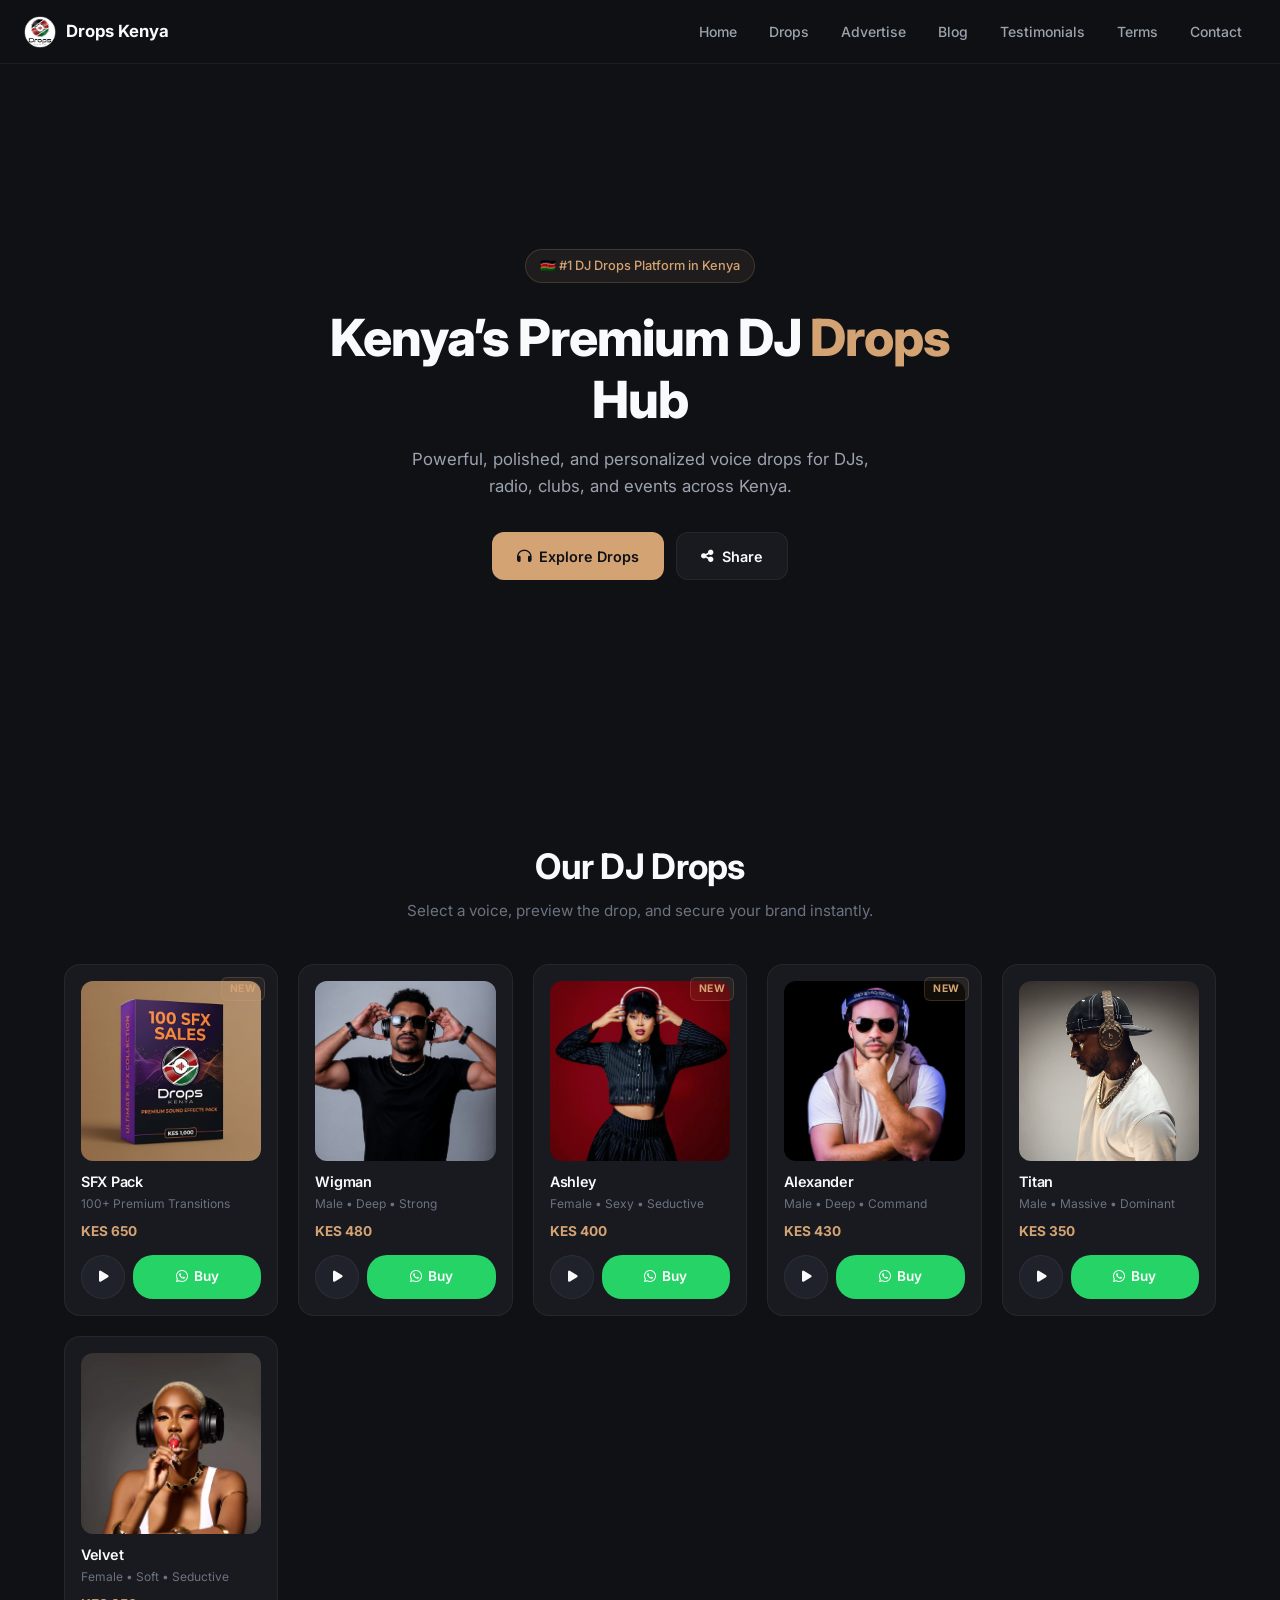
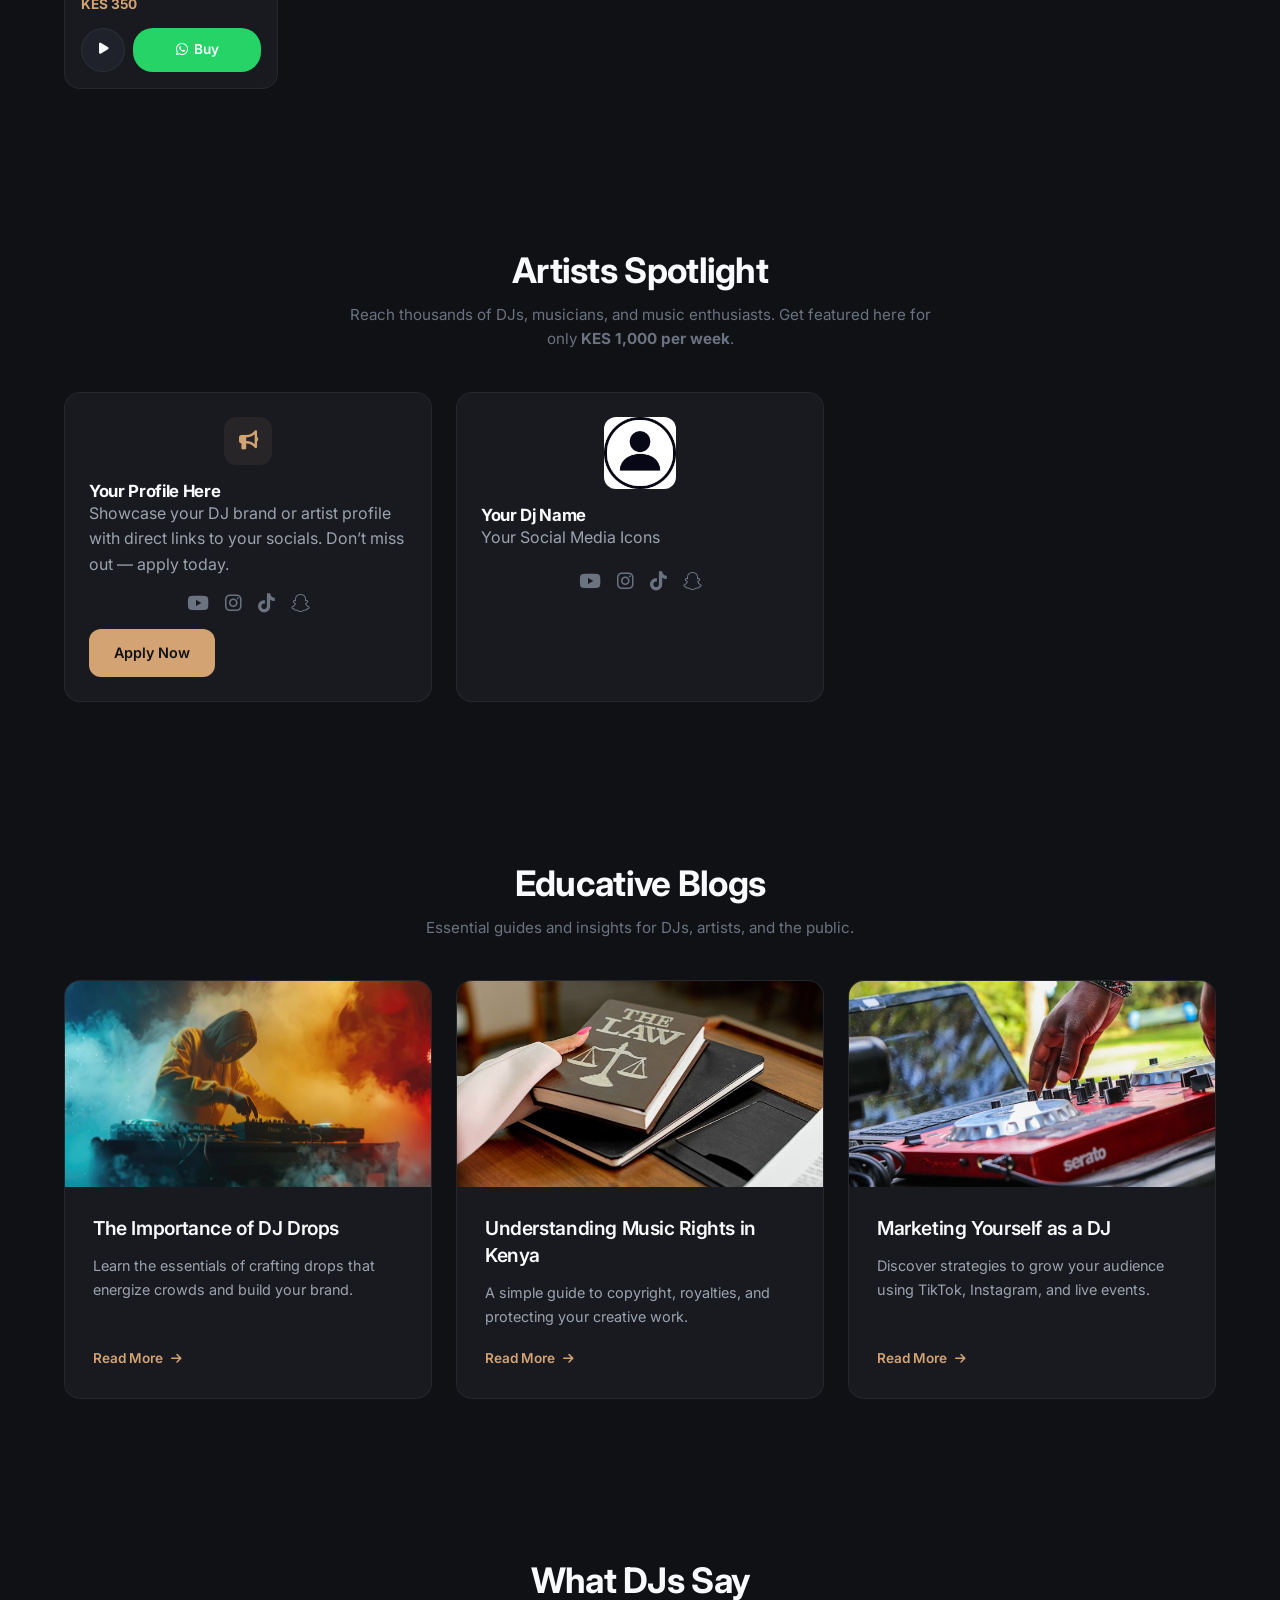
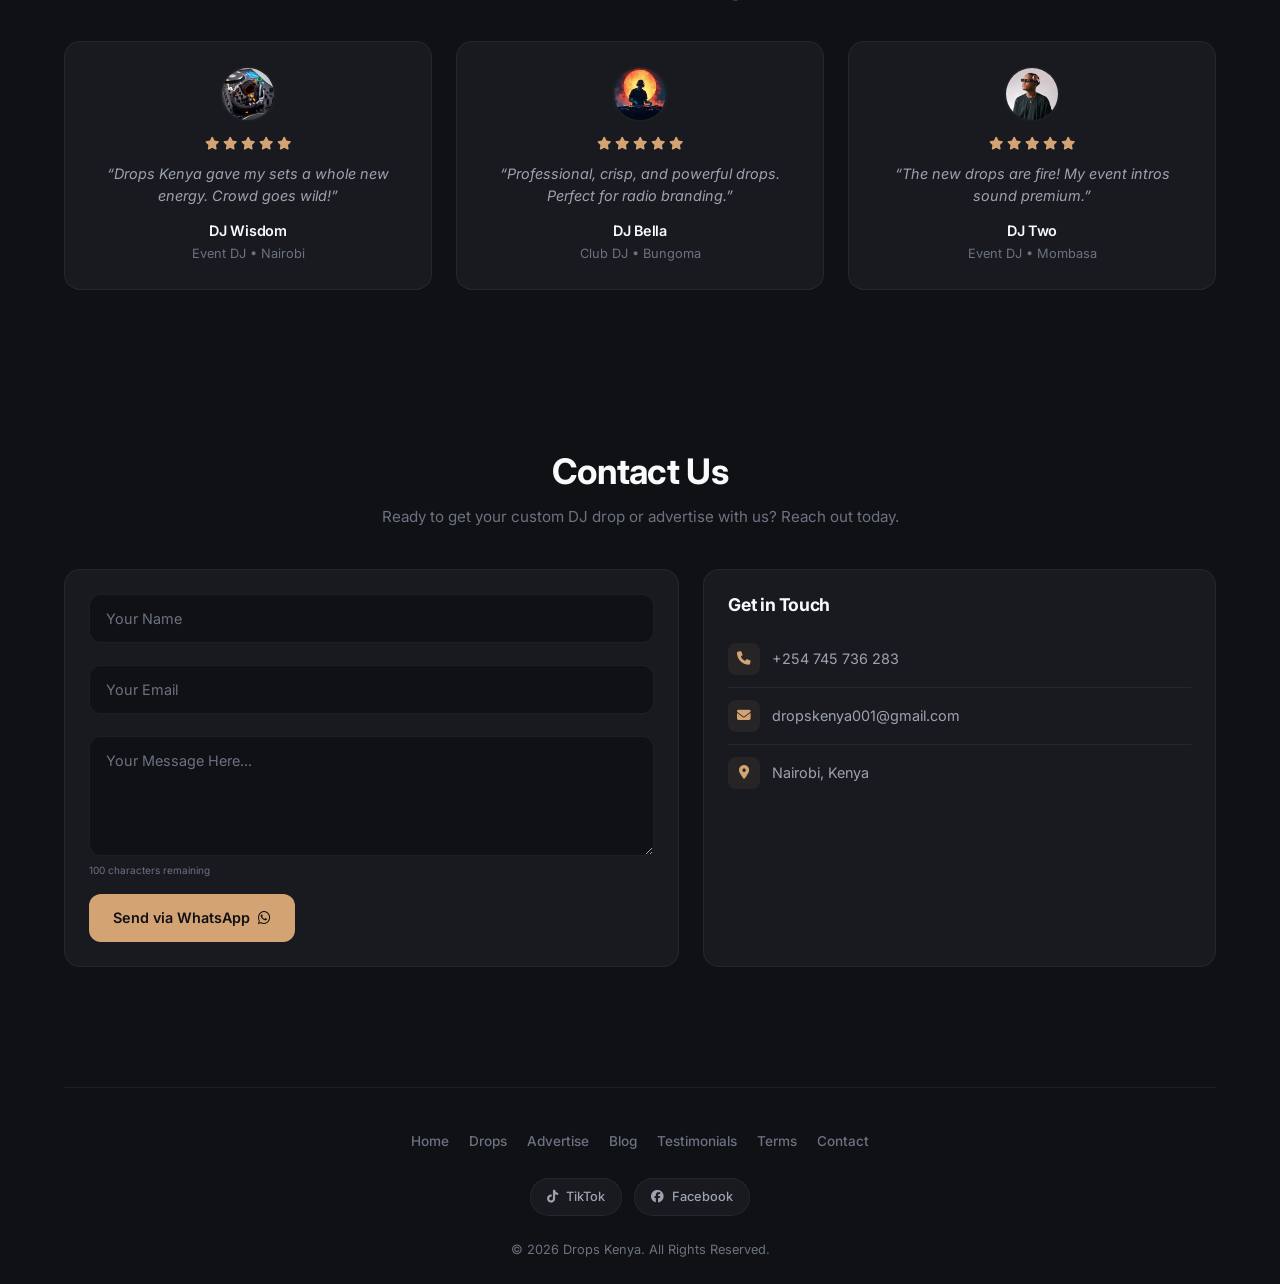
<file: index.html>
<!DOCTYPE html>
<html lang="en">
<head>
  <meta charset="UTF-8">
  <meta name="viewport" content="width=device-width, initial-scale=1.0">
  <meta name="theme-color" content="#0f1115">
  <meta name="robots" content="index, follow, max-image-preview:large, max-snippet:-1, max-video-preview:-1">
  <meta name="google-site-verification" content="3nGxbucl1DohjsQT9GTmKEUCxNc9lZaz1bpSvIKS-Tg" />

  <title>Drops Kenya | Premium Custom DJ Drops in Nairobi & Kenya</title>
  <meta name="description" content="Discover premium DJ drops in Kenya with custom voice branding, WhatsApp ordering, and professional drops for DJs, radio, clubs, and events." />
  <meta name="keywords" content="DJ drops Kenya, custom DJ drops, Nairobi DJ branding, premium DJ drops, WhatsApp DJ drops, Dj Drops Maker In Kenya, Best dj drops in East africa, radio drops Kenya, club drops Kenya, voice drops Kenya, DJ intro drops, audio branding Kenya" />
  
  <!-- Canonical URL -->
  <link rel="canonical" href="https://www.dropskenya.com/">

  <!-- Open Graph -->
  <meta property="og:site_name" content="Drops Kenya">
  <meta property="og:title" content="Drops Kenya | Premium Custom DJ Drops">
  <meta property="og:description" content="Premium DJ drops in Kenya with custom voice branding, WhatsApp ordering, and professional audio branding for DJs, radio, clubs, and events.">
  <meta property="og:type" content="website">
  <meta property="og:url" content="https://www.dropskenya.com/">
  <meta property="og:image" content="https://www.dropskenya.com/assets/images/graph-img1.png">
  <meta property="og:image:alt" content="Drops Kenya preview image">
  <meta property="og:image:width" content="1200">
  <meta property="og:image:height" content="630">

  <!-- Twitter Card -->
  <meta name="twitter:card" content="summary_large_image">
  <meta name="twitter:title" content="Drops Kenya | Premium Custom DJ Drops">
  <meta name="twitter:description" content="Premium DJ drops in Kenya with custom voice branding and WhatsApp ordering for DJs, radio, clubs, and events.">
  <meta name="twitter:image" content="https://www.dropskenya.com/assets/images/graph-img1.png">

  <link rel="icon" href="assets/images/favicon.png" type="image/png">
  <link rel="preconnect" href="https://fonts.googleapis.com">
  <link rel="preconnect" href="https://fonts.gstatic.com" crossorigin>
  <link href="https://fonts.googleapis.com/css2?family=Inter:wght@400;500;600;700;800&display=swap" rel="stylesheet">
  <link rel="stylesheet" href="https://cdnjs.cloudflare.com/ajax/libs/font-awesome/6.5.0/css/all.min.css">
  <link rel="stylesheet" href="assets/css/style.css">
  <script defer src="assets/js/main.js"></script>

  <!-- Schema.org: WebSite -->
  <script type="application/ld+json">
  {
    "@context": "https://schema.org",
    "@type": "WebSite",
    "name": "Drops Kenya",
    "url": "https://www.dropskenya.com/",
    "description": "Premium DJ drops in Kenya with custom voice branding and WhatsApp ordering."
  }
  </script>

  <!-- Schema.org: Organization -->
  <script type="application/ld+json">
  {
    "@context": "https://schema.org",
    "@type": "Organization",
    "name": "Drops Kenya",
    "url": "https://www.dropskenya.com/",
    "logo": "https://www.dropskenya.com/assets/images/logo1.png",
    "email": "dropskenya001@gmail.com",
    "telephone": "+254745736283",
    "address": {
      "@type": "PostalAddress",
      "addressLocality": "Nairobi",
      "addressCountry": "KE"
    }
  }
  </script>
</head>

<body>
  <!-- Web App Scroll Progress Bar -->
  <div class="scroll-progress" id="scrollProgress"></div>

  <div class="container">
    <!-- ===== NAVBAR ===== -->
    <header>
      <nav class="navbar" aria-label="Primary">
        <a class="logo" href="#hero" aria-label="Drops Kenya home">
          <img src="assets/images/logo1.png" alt="Drops Kenya logo" width="40" height="40">
          <span>Drops Kenya</span>
        </a>

        <ul class="nav-links">
          <li><a href="#hero">Home</a></li>
          <li><a href="#drops">Drops</a></li>
          <li><a href="#advertise">Advertise</a></li>
          <li><a href="#blog">Blog</a></li>
          <li><a href="#testimonials">Testimonials</a></li>
          <li><a href="terms.html" target="_blank" rel="noopener noreferrer">Terms</a></li>
          <li><a href="#contact">Contact</a></li>
        </ul>

        <button class="menu-toggle" type="button" aria-label="Open menu" aria-controls="primary-navigation">
          <i class="fas fa-bars" aria-hidden="true"></i>
        </button>
      </nav>
    </header>

    <main>
      <!-- ===== HERO ===== -->
      <section id="hero" class="hero">
        <div class="hero-content animate-on-scroll">
          <div class="hero-badge">🇰🇪 #1 DJ Drops Platform in Kenya</div>
          <h1>Kenya’s Premium DJ <span class="drops-color">Drops</span> Hub</h1>
          <p>Powerful, polished, and personalized voice drops for DJs, radio, clubs, and events across Kenya.</p>
          <div class="hero-actions">
            <a href="#drops" class="cta-btn primary">
              <i class="fas fa-headphones" aria-hidden="true"></i>
              Explore Drops
            </a>
            <a href="#hero" id="share-btn" class="cta-btn secondary" aria-label="Share this site">
              <i class="fas fa-share-nodes" aria-hidden="true"></i>
              Share
            </a>
          </div>
          <div id="copy-popup" class="copy-popup" role="status" aria-live="polite">Link copied to clipboard!</div>
        </div>
      </section>

      <!-- ===== DROPS (COMPACT MOBILE-FIRST BOXES) ===== -->
      <section id="drops" class="drops" aria-labelledby="drops-title">
        <div class="section-header animate-on-scroll">
          <h2 id="drops-title">Our DJ Drops</h2>
          <p class="intro">Select a voice, preview the drop, and secure your brand instantly.</p>
        </div>

        <div class="drops-grid">
          <!-- Box 1 -->
          <article class="audio-box new animate-on-scroll" itemscope itemtype="https://schema.org/Product">
            <img src="assets/images/sfx image01.jpg" alt="Sound Effects Pack" class="box-img" loading="lazy" itemprop="image">
            <div class="box-content">
              <h3 class="box-title" itemprop="name">SFX Pack</h3>
              <p class="box-meta">100+ Premium Transitions</p>
              <span class="box-price" itemprop="offers" itemscope itemtype="https://schema.org/Offer">
                <meta itemprop="priceCurrency" content="KES">
                KES <span itemprop="price">650</span>
              </span>
            </div>
            <div class="box-actions">
              <button class="play-btn" type="button" data-audio="drop11" aria-label="Play preview">
                <i class="fas fa-play icon-play"></i>
                <div class="audio-bars"><span></span><span></span><span></span><span></span></div>
              </button>
              <a href="https://wa.me/254745736283?text=Hi%20Drops%20Kenya,%20I%20want%20to%20buy%20the%20Sound%20Effects%20Pack%20for%20KES%20650" target="_blank" rel="noopener noreferrer" class="buy-btn" aria-label="Buy on WhatsApp">
                <i class="fab fa-whatsapp"></i> Buy
              </a>
            </div>
            <audio id="drop11" preload="none" src="assets/audio/Dj-drop-effects-pack.mp3" type="audio/mpeg"></audio>
          </article>

          <!-- Box 2 -->
          <!-- <article class="audio-box animate-on-scroll" itemscope itemtype="https://schema.org/Product">
            <img src="assets/images/profiles/mendy profile.jpg" alt="Mendy" class="box-img" loading="lazy" itemprop="image">
            <div class="box-content">
              <h3 class="box-title" itemprop="name">Mendy</h3>
              <p class="box-meta">Female • Premium • Gold</p>
              <span class="box-price" itemprop="offers" itemscope itemtype="https://schema.org/Offer">
                <meta itemprop="priceCurrency" content="KES">
                KES <span itemprop="price">480</span>
              </span>
            </div>
            <div class="box-actions">
              <button class="play-btn" type="button" data-audio="drop10" aria-label="Play preview">
                <i class="fas fa-play icon-play"></i>
                <div class="audio-bars"><span></span><span></span><span></span><span></span></div>
              </button>
              <a href="https://wa.me/254745736283?text=Hi%20Drops%20Kenya,%20I%20want%20to%20buy%20Mendy%20DJ%20Drop%20for%20KES%20480" target="_blank" rel="noopener noreferrer" class="buy-btn" aria-label="Buy on WhatsApp">
                <i class="fab fa-whatsapp"></i> Buy
              </a>
            </div>
            <audio id="drop10" preload="none" src="assets/audio/Mendy Dj Drop.mp3" type="audio/mpeg"></audio>
          </article> -->

          <!-- Box 3 -->
          <article class="audio-box animate-on-scroll" itemscope itemtype="https://schema.org/Product">
            <img src="assets/images/profiles/Wigman profile.jpg" alt="Wigman" class="box-img" loading="lazy" itemprop="image">
            <div class="box-content">
              <h3 class="box-title" itemprop="name">Wigman</h3>
              <p class="box-meta">Male • Deep • Strong</p>
              <span class="box-price" itemprop="offers" itemscope itemtype="https://schema.org/Offer">
                <meta itemprop="priceCurrency" content="KES">
                KES <span itemprop="price">480</span>
              </span>
            </div>
            <div class="box-actions">
              <button class="play-btn" type="button" data-audio="drop2" aria-label="Play preview">
                <i class="fas fa-play icon-play"></i>
                <div class="audio-bars"><span></span><span></span><span></span><span></span></div>
              </button>
              <a href="https://wa.me/254745736283?text=Hi%20Drops%20Kenya,%20I%20want%20to%20buy%20Wigman%20DJ%20Drop%20for%20KES%20480" target="_blank" rel="noopener noreferrer" class="buy-btn" aria-label="Buy on WhatsApp">
                <i class="fab fa-whatsapp"></i> Buy
              </a>
            </div>
            <audio id="drop2" preload="none" src="assets/audio/Wigman-Sound.mp3" type="audio/mpeg"></audio>
          </article>

          <!-- Box 4 -->
          <article class="audio-box new animate-on-scroll" itemscope itemtype="https://schema.org/Product">
            <img src="assets/images/profiles/Ashley Profile.jpg" alt="Ashley" class="box-img" loading="lazy" itemprop="image">
            <div class="box-content">
              <h3 class="box-title" itemprop="name">Ashley</h3>
              <p class="box-meta">Female • Sexy • Seductive</p>
              <span class="box-price" itemprop="offers" itemscope itemtype="https://schema.org/Offer">
                <meta itemprop="priceCurrency" content="KES">
                KES <span itemprop="price">400</span>
              </span>
            </div>
            <div class="box-actions">
              <button class="play-btn" type="button" data-audio="drop7" aria-label="Play preview">
                <i class="fas fa-play icon-play"></i>
                <div class="audio-bars"><span></span><span></span><span></span><span></span></div>
              </button>
              <a href="https://wa.me/254745736283?text=Hi%20Drops%20Kenya,%20I%20want%20to%20buy%20Ashley%20DJ%20Drop%20for%20KES%20400" target="_blank" rel="noopener noreferrer" class="buy-btn" aria-label="Buy on WhatsApp">
                <i class="fab fa-whatsapp"></i> Buy
              </a>
            </div>
            <audio id="drop7" preload="none" src="assets/audio/Official Ashley Voice.MP3" type="audio/mpeg"></audio>
          </article>

          <!-- Box 5 -->
          <article class="audio-box new animate-on-scroll" itemscope itemtype="https://schema.org/Product">
            <img src="assets/images/profiles/Alexander Profile.jpg" alt="Alexander" class="box-img" loading="lazy" itemprop="image">
            <div class="box-content">
              <h3 class="box-title" itemprop="name">Alexander</h3>
              <p class="box-meta">Male • Deep • Command</p>
              <span class="box-price" itemprop="offers" itemscope itemtype="https://schema.org/Offer">
                <meta itemprop="priceCurrency" content="KES">
                KES <span itemprop="price">430</span>
              </span>
            </div>
            <div class="box-actions">
              <button class="play-btn" type="button" data-audio="drop8" aria-label="Play preview">
                <i class="fas fa-play icon-play"></i>
                <div class="audio-bars"><span></span><span></span><span></span><span></span></div>
              </button>
              <a href="https://wa.me/254745736283?text=Hi%20Drops%20Kenya,%20I%20want%20to%20buy%20Alexander%20DJ%20Drop%20for%20KES%20430" target="_blank" rel="noopener noreferrer" class="buy-btn" aria-label="Buy on WhatsApp">
                <i class="fab fa-whatsapp"></i> Buy
              </a>
            </div>
            <audio id="drop8" preload="none" src="assets/audio/Official Alexander Sound.MP3" type="audio/mpeg"></audio>
          </article>

          <!-- Box 6 -->
          <article class="audio-box animate-on-scroll" itemscope itemtype="https://schema.org/Product">
            <img src="assets/images/profiles/Titan profile.jpg" alt="Titan" class="box-img" loading="lazy" itemprop="image">
            <div class="box-content">
              <h3 class="box-title" itemprop="name">Titan</h3>
              <p class="box-meta">Male • Massive • Dominant</p>
              <span class="box-price" itemprop="offers" itemscope itemtype="https://schema.org/Offer">
                <meta itemprop="priceCurrency" content="KES">
                KES <span itemprop="price">350</span>
              </span>
            </div>
            <div class="box-actions">
              <button class="play-btn" type="button" data-audio="drop4" aria-label="Play preview">
                <i class="fas fa-play icon-play"></i>
                <div class="audio-bars"><span></span><span></span><span></span><span></span></div>
              </button>
              <a href="https://wa.me/254745736283?text=Hi%20Drops%20Kenya,%20I%20want%20to%20buy%20Titan%20DJ%20Drop%20for%20KES%20350" target="_blank" rel="noopener noreferrer" class="buy-btn" aria-label="Buy on WhatsApp">
                <i class="fab fa-whatsapp"></i> Buy
              </a>
            </div>
            <audio id="drop4" preload="none" src="assets/audio/Titan-Sound.mp3" type="audio/mpeg"></audio>
          </article>

          <!-- Box 7 -->
          <article class="audio-box animate-on-scroll" itemscope itemtype="https://schema.org/Product">
            <img src="assets/images/profiles/Velvet profile.jpg" alt="Velvet" class="box-img" loading="lazy" itemprop="image">
            <div class="box-content">
              <h3 class="box-title" itemprop="name">Velvet</h3>
              <p class="box-meta">Female • Soft • Seductive</p>
              <span class="box-price" itemprop="offers" itemscope itemtype="https://schema.org/Offer">
                <meta itemprop="priceCurrency" content="KES">
                KES <span itemprop="price">350</span>
              </span>
            </div>
            <div class="box-actions">
              <button class="play-btn" type="button" data-audio="drop6" aria-label="Play preview">
                <i class="fas fa-play icon-play"></i>
                <div class="audio-bars"><span></span><span></span><span></span><span></span></div>
              </button>
              <a href="https://wa.me/254745736283?text=Hi%20Drops%20Kenya,%20I%20want%20to%20buy%20Velvet%20DJ%20Drop%20for%20KES%20350" target="_blank" rel="noopener noreferrer" class="buy-btn" aria-label="Buy on WhatsApp">
                <i class="fab fa-whatsapp"></i> Buy
              </a>
            </div>
            <audio id="drop6" preload="none" src="assets/audio/Velvet-Sound-Official.MP3" type="audio/mpeg"></audio>
          </article>
        </div>
      </section>

      <!-- ===== ADVERTISE ===== -->
      <section id="advertise" class="spotlight" aria-labelledby="advertise-title">
        <div class="section-header animate-on-scroll">
          <h2 id="advertise-title">Artists Spotlight</h2>
          <p class="intro">Reach thousands of DJs, musicians, and music enthusiasts. Get featured here for only <strong>KES 1,000 per week</strong>.</p>
        </div>

        <div class="spotlight-grid">
          <article class="empty-card animate-on-scroll">
            <div class="spotlight-icon"><i class="fas fa-bullhorn" aria-hidden="true"></i></div>
            <h3>Your Profile Here</h3>
            <p>Showcase your DJ brand or artist profile with direct links to your socials. Don’t miss out — apply today.</p>
            <div class="social-preview" aria-label="Social media preview">
              <i class="fab fa-youtube" aria-hidden="true"></i>
              <i class="fab fa-instagram" aria-hidden="true"></i>
              <i class="fab fa-tiktok" aria-hidden="true"></i>
              <i class="fab fa-snapchat" aria-hidden="true"></i>
            </div>
            <a href="https://wa.me/254745736283?text=Hi%20Drops%20Kenya,%20I%20want%20to%20be%20featured%20in%20the%20Spotlight" target="_blank" rel="noopener noreferrer" class="cta-btn primary">
              Apply Now
            </a>
          </article>

          <article class="artist-card animate-on-scroll">
            <img src="assets/images/temporal-profile/profile.jpg" alt="Artist profile preview" class="artist-img" loading="lazy" width="80" height="80">
            <h3>Your Dj Name</h3>
            <p>Your Social Media Icons</p>
            <div class="social-links" aria-label="Artist social links">
              <a href="#" aria-label="YouTube"><i class="fab fa-youtube" aria-hidden="true"></i></a>
              <a href="#" aria-label="Instagram"><i class="fab fa-instagram" aria-hidden="true"></i></a>
              <a href="#" aria-label="TikTok"><i class="fab fa-tiktok" aria-hidden="true"></i></a>
              <a href="#" aria-label="Snapchat"><i class="fab fa-snapchat" aria-hidden="true"></i></a>
            </div>
          </article>
        </div>
      </section>

      <!-- ===== BLOG ===== -->
      <section id="blog" class="blog" aria-labelledby="blog-title">
        <div class="section-header animate-on-scroll">
          <h2 id="blog-title">Educative Blogs</h2>
          <p class="intro">Essential guides and insights for DJs, artists, and the public.</p>
        </div>

        <div class="blog-grid">
          <article class="blog-card animate-on-scroll">
            <img src="assets/images/blog-img.jpg" alt="Tips for DJ drops" class="blog-img" loading="lazy">
            <div class="blog-content">
              <h3>The Importance of DJ Drops</h3>
              <p>Learn the essentials of crafting drops that energize crowds and build your brand.</p>
              <a href="blog/blog1.html" class="read-more">Read More <i class="fas fa-arrow-right"></i></a>
            </div>
          </article>

          <article class="blog-card animate-on-scroll">
            <img src="assets/images/Blog-images/law-blogs.jpeg" alt="Music rights in Kenya" class="blog-img" loading="lazy">
            <div class="blog-content">
              <h3>Understanding Music Rights in Kenya</h3>
              <p>A simple guide to copyright, royalties, and protecting your creative work.</p>
              <a href="blog/blog2.html" class="read-more">Read More <i class="fas fa-arrow-right"></i></a>
            </div>
          </article>

          <article class="blog-card animate-on-scroll">
            <img src="assets/images/Blog-images/market-blog.jpeg" alt="DJ marketing tips" class="blog-img" loading="lazy">
            <div class="blog-content">
              <h3>Marketing Yourself as a DJ</h3>
              <p>Discover strategies to grow your audience using TikTok, Instagram, and live events.</p>
              <a href="blog/blog3.html" class="read-more">Read More <i class="fas fa-arrow-right"></i></a>
            </div>
          </article>
        </div>
      </section>

      <!-- ===== TESTIMONIALS ===== -->
      <section id="testimonials" class="testimonials" aria-labelledby="testimonials-title">
        <div class="section-header animate-on-scroll">
          <h2 id="testimonials-title">What DJs Say</h2>
        </div>
        <div class="testimonials-grid">
          <article class="testimonial-card animate-on-scroll">
            <img src="assets/images/testimonials-profiles/dj-wisdom.jpg" alt="DJ Wisdom" class="testimonial-img" loading="lazy" width="65" height="65">
            <div class="rating">
              <i class="fas fa-star"></i><i class="fas fa-star"></i><i class="fas fa-star"></i><i class="fas fa-star"></i><i class="fas fa-star"></i>
            </div>
            <p class="quote">“Drops Kenya gave my sets a whole new energy. Crowd goes wild!”</p>
            <h3 class="name">DJ Wisdom</h3>
            <span class="role">Event DJ • Nairobi</span>
          </article>

          <article class="testimonial-card animate-on-scroll">
            <img src="assets/images/testimonials-profiles/dj-bella.jpg" alt="DJ Bella" class="testimonial-img" loading="lazy" width="65" height="65">
            <div class="rating">
              <i class="fas fa-star"></i><i class="fas fa-star"></i><i class="fas fa-star"></i><i class="fas fa-star"></i><i class="fas fa-star"></i>
            </div>
            <p class="quote">“Professional, crisp, and powerful drops. Perfect for radio branding.”</p>
            <h3 class="name">DJ Bella</h3>
            <span class="role">Club DJ • Bungoma</span>
          </article>

          <article class="testimonial-card new animate-on-scroll">
            <img src="assets/images/testimonials-profiles/dj-two.jpg" alt="DJ Two" class="testimonial-img" loading="lazy" width="65" height="65">
            <div class="rating">
              <i class="fas fa-star"></i><i class="fas fa-star"></i><i class="fas fa-star"></i><i class="fas fa-star"></i><i class="fas fa-star"></i>
            </div>
            <p class="quote">“The new drops are fire! My event intros sound premium.”</p>
            <h3 class="name">DJ Two</h3>
            <span class="role">Event DJ • Mombasa</span>
          </article>
        </div>
      </section>

      <!-- ===== CONTACT ===== -->
      <section id="contact" class="contact" aria-labelledby="contact-title">
        <div class="section-header animate-on-scroll">
          <h2 id="contact-title">Contact Us</h2>
          <p class="intro">Ready to get your custom DJ drop or advertise with us? Reach out today.</p>
        </div>

        <div class="contact-grid">
          <form class="contact-form animate-on-scroll" id="contactForm" novalidate>
            <div class="input-group">
              <input type="text" id="name" name="name" placeholder="Your Name" autocomplete="name" aria-describedby="nameError">
              <small class="error" id="nameError"></small>
            </div>

            <div class="input-group">
              <input type="email" id="email" name="email" placeholder="Your Email" autocomplete="email" aria-describedby="emailError">
              <small class="error" id="emailError"></small>
            </div>

            <div class="input-group">
              <textarea id="message" name="message" placeholder="Your Message Here..." rows="4" maxlength="100" aria-describedby="charCount messageError"></textarea>
              <div class="textarea-footer">
                <small id="charCount">100 characters remaining</small>
                <small class="error" id="messageError"></small>
              </div>
            </div>

            <button type="submit" class="submit-btn">Send via WhatsApp <i class="fab fa-whatsapp"></i></button>
          </form>

          <div class="contact-info animate-on-scroll">
            <h3>Get in Touch</h3>
            <div class="info-item">
              <i class="fas fa-phone"></i>
              <a href="tel:+254745736283">+254 745 736 283</a>
            </div>
            <div class="info-item">
              <i class="fas fa-envelope"></i>
              <a href="mailto:dropskenya001@gmail.com">dropskenya001@gmail.com</a>
            </div>
            <div class="info-item">
              <i class="fas fa-map-marker-alt"></i>
              <span>Nairobi, Kenya</span>
            </div>
          </div>
        </div>
      </section>
    </main>

    <!-- ===== FOOTER ===== -->
    <footer class="footer">
      <div class="footer-content">
        <nav class="footer-links" aria-label="Footer">
          <ul>
            <li><a href="#hero">Home</a></li>
            <li><a href="#drops">Drops</a></li>
            <li><a href="#advertise">Advertise</a></li>
            <li><a href="#blog">Blog</a></li>
            <li><a href="#testimonials">Testimonials</a></li>
            <li><a href="terms.html" target="_blank" rel="noopener noreferrer">Terms</a></li>
            <li><a href="#contact">Contact</a></li>
          </ul>
        </nav>

        <div class="footer-social" aria-label="Social links">
          <a href="https://tiktok.com/@dropskenya" target="_blank" rel="noopener noreferrer" class="social-pill">
            <i class="fab fa-tiktok" aria-hidden="true"></i> TikTok
          </a>
          <a href="https://www.facebook.com/profile.php?id=61588281982285" target="_blank" rel="noopener noreferrer" class="social-pill">
            <i class="fab fa-facebook" aria-hidden="true"></i> Facebook
          </a>
        </div>

        <p class="footer-copy">© <span id="year"></span> Drops Kenya. All Rights Reserved.</p>
      </div>
    </footer>
  </div>

  <!-- Global Toast Container for Web App Notifications -->
  <div id="toast-container" class="toast-container"></div>
</body>
</html>
</file>
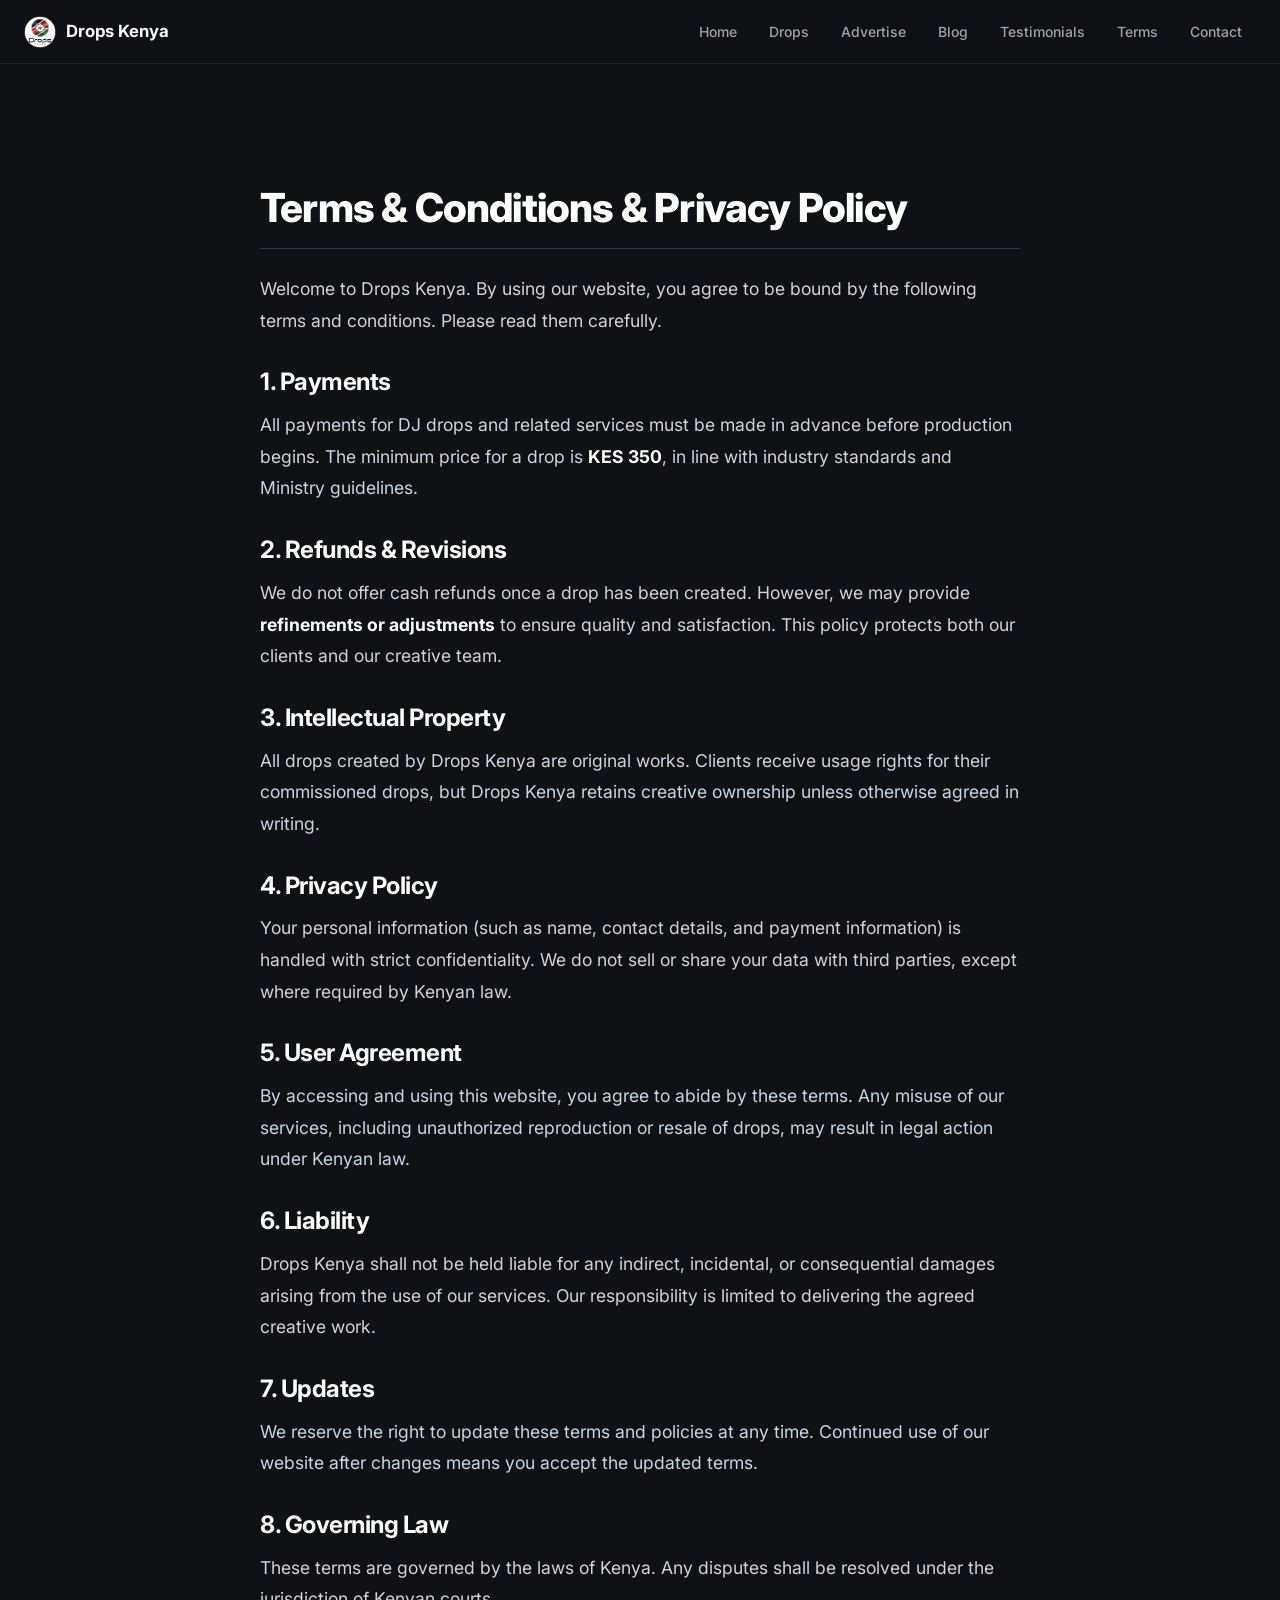
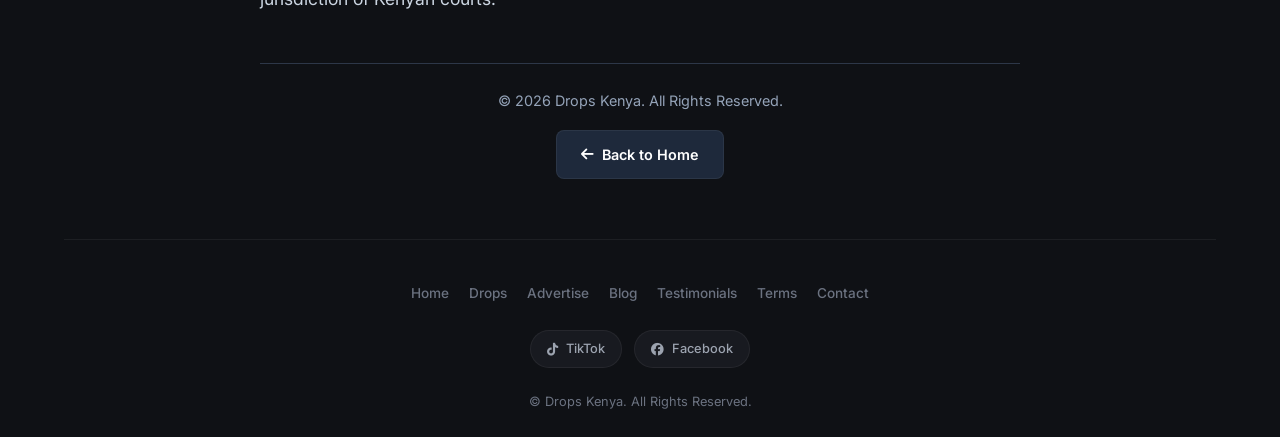
<file: terms.html>
<!DOCTYPE html>
<html lang="en">
<head>
  <meta charset="UTF-8">
  <meta name="viewport" content="width=device-width, initial-scale=1.0">
  <meta name="theme-color" content="#0f1115">
  <meta name="robots" content="index, follow, max-image-preview:large, max-snippet:-1, max-video-preview:-1">

  <title>Terms & Conditions | Drops Kenya</title>
  <meta name="description" content="Official Terms and Conditions, Privacy Policy, and User Agreement for Drops Kenya. Read our policies on payments, refunds, and intellectual property." />
  <meta name="keywords" content="Drops Kenya terms, DJ drops Kenya terms and conditions, privacy policy, user agreement, audio branding terms" />
  
  <!-- Canonical URL -->
  <link rel="canonical" href="https://www.dropskenya.com/terms.html">

  <!-- Open Graph -->
  <meta property="og:site_name" content="Drops Kenya">
  <meta property="og:title" content="Terms & Conditions | Drops Kenya">
  <meta property="og:description" content="Official Terms and Conditions, Privacy Policy, and User Agreement for Drops Kenya.">
  <meta property="og:type" content="website">
  <meta property="og:url" content="https://www.dropskenya.com/terms.html">
  <meta property="og:image" content="https://www.dropskenya.com/assets/images/graph-img.png">

  <!-- Twitter Card -->
  <meta name="twitter:card" content="summary_large_image">
  <meta name="twitter:title" content="Terms & Conditions | Drops Kenya">
  <meta name="twitter:description" content="Official Terms and Conditions, Privacy Policy, and User Agreement for Drops Kenya.">
  <meta name="twitter:image" content="https://www.dropskenya.com/assets/images/graph-img.png">

  <link rel="icon" href="assets/images/favicon.png" type="image/png">
  <link rel="preconnect" href="https://fonts.googleapis.com">
  <link rel="preconnect" href="https://fonts.gstatic.com" crossorigin>
  <link href="https://fonts.googleapis.com/css2?family=Inter:wght@400;500;600;700;800&display=swap" rel="stylesheet">
  <link rel="stylesheet" href="https://cdnjs.cloudflare.com/ajax/libs/font-awesome/6.5.0/css/all.min.css">
  <link rel="stylesheet" href="assets/css/style.css">

  <!-- Terms-specific inline styles for readability -->
  <style>
    .terms-container {
      max-width: 800px;
      margin: 120px auto 60px;
      padding: 0 20px;
      color: #e2e8f0;
    }
    .terms-container h1 {
      font-size: 2.5rem;
      font-weight: 800;
      margin-bottom: 24px;
      line-height: 1.2;
      color: #ffffff;
      border-bottom: 1px solid #2d3748;
      padding-bottom: 16px;
    }
    .terms-container h2 {
      font-size: 1.5rem;
      font-weight: 700;
      margin-top: 32px;
      margin-bottom: 12px;
      color: #ffffff;
    }
    .terms-container p {
      font-size: 1.1rem;
      line-height: 1.8;
      margin-bottom: 20px;
      color: #cbd5e1;
    }
    .terms-container strong {
      color: #ffffff;
    }
    .terms-footer {
      margin-top: 48px;
      padding-top: 24px;
      border-top: 1px solid #2d3748;
      display: flex;
      flex-direction: column;
      align-items: center;
      gap: 16px;
    }
    .terms-footer p {
      font-size: 0.9rem;
      color: #94a3b8;
      margin-bottom: 0;
    }
    .back-link {
      display: inline-flex;
      align-items: center;
      gap: 8px;
      padding: 12px 24px;
      background-color: #1e293b;
      color: #ffffff;
      text-decoration: none;
      border-radius: 8px;
      font-weight: 600;
      transition: background-color 0.3s ease, transform 0.2s ease;
    }
    .back-link:hover {
      background-color: #334155;
      transform: translateX(-4px);
    }
    @media (max-width: 768px) {
      .terms-container {
        margin-top: 100px;
      }
      .terms-container h1 {
        font-size: 2rem;
      }
    }
  </style>

  <!-- Schema.org: WebPage -->
  <script type="application/ld+json">
  {
    "@context": "https://schema.org",
    "@type": "WebPage",
    "name": "Terms & Conditions | Drops Kenya",
    "description": "Official Terms and Conditions, Privacy Policy, and User Agreement for Drops Kenya.",
    "url": "https://www.dropskenya.com/terms.html",
    "publisher": {
      "@type": "Organization",
      "name": "Drops Kenya",
      "url": "https://www.dropskenya.com/",
      "logo": {
        "@type": "ImageObject",
        "url": "https://www.dropskenya.com/assets/images/logo1.png"
      }
    }
  }
  </script>
</head>

<body>
  <!-- Web App Scroll Progress Bar -->
  <div class="scroll-progress" id="scrollProgress"></div>

  <div class="container">
    <!-- ===== NAVBAR ===== -->
    <header>
      <nav class="navbar" aria-label="Primary">
        <a class="logo" href="index.html#hero" aria-label="Drops Kenya home">
          <img src="assets/images/logo1.png" alt="Drops Kenya logo" width="40" height="40">
          <span>Drops Kenya</span>
        </a>

        <ul class="nav-links">
          <li><a href="index.html#hero">Home</a></li>
          <li><a href="index.html#drops">Drops</a></li>
          <li><a href="index.html#advertise">Advertise</a></li>
          <li><a href="index.html#blog">Blog</a></li>
          <li><a href="index.html#testimonials">Testimonials</a></li>
          <li><a href="terms.html" class="active" target="_blank" rel="noopener noreferrer">Terms</a></li>
          <li><a href="index.html#contact">Contact</a></li>
        </ul>

        <button class="menu-toggle" type="button" aria-label="Open menu" aria-controls="primary-navigation">
          <i class="fas fa-bars" aria-hidden="true"></i>
        </button>
      </nav>
    </header>

    <main>
      <!-- ===== TERMS & CONDITIONS ===== -->
      <section class="terms-container animate-on-scroll">
        <h1>Terms & Conditions & Privacy Policy</h1>
        <p>Welcome to Drops Kenya. By using our website, you agree to be bound by the following terms and conditions. Please read them carefully.</p>

        <h2>1. Payments</h2>
        <p>All payments for DJ drops and related services must be made in advance before production begins. The minimum price for a drop is <strong>KES 350</strong>, in line with industry standards and Ministry guidelines.</p>

        <h2>2. Refunds & Revisions</h2>
        <p>We do not offer cash refunds once a drop has been created. However, we may provide <strong>refinements or adjustments</strong> to ensure quality and satisfaction. This policy protects both our clients and our creative team.</p>

        <h2>3. Intellectual Property</h2>
        <p>All drops created by Drops Kenya are original works. Clients receive usage rights for their commissioned drops, but Drops Kenya retains creative ownership unless otherwise agreed in writing.</p>

        <h2>4. Privacy Policy</h2>
        <p>Your personal information (such as name, contact details, and payment information) is handled with strict confidentiality. We do not sell or share your data with third parties, except where required by Kenyan law.</p>

        <h2>5. User Agreement</h2>
        <p>By accessing and using this website, you agree to abide by these terms. Any misuse of our services, including unauthorized reproduction or resale of drops, may result in legal action under Kenyan law.</p>

        <h2>6. Liability</h2>
        <p>Drops Kenya shall not be held liable for any indirect, incidental, or consequential damages arising from the use of our services. Our responsibility is limited to delivering the agreed creative work.</p>

        <h2>7. Updates</h2>
        <p>We reserve the right to update these terms and policies at any time. Continued use of our website after changes means you accept the updated terms.</p>

        <h2>8. Governing Law</h2>
        <p>These terms are governed by the laws of Kenya. Any disputes shall be resolved under the jurisdiction of Kenyan courts.</p>

        <div class="terms-footer">
          <p>© <span id="year"></span> Drops Kenya. All Rights Reserved.</p>
          <a href="index.html" class="back-link">
            <i class="fas fa-arrow-left"></i> Back to Home
          </a>
        </div>
      </section>
    </main>

    <!-- ===== FOOTER ===== -->
    <footer class="footer">
      <div class="footer-content">
        <nav class="footer-links" aria-label="Footer">
          <ul>
            <li><a href="index.html#hero">Home</a></li>
            <li><a href="index.html#drops">Drops</a></li>
            <li><a href="index.html#advertise">Advertise</a></li>
            <li><a href="index.html#blog">Blog</a></li>
            <li><a href="index.html#testimonials">Testimonials</a></li>
            <li><a href="terms.html" target="_blank" rel="noopener noreferrer">Terms</a></li>
            <li><a href="index.html#contact">Contact</a></li>
          </ul>
        </nav>

        <div class="footer-social" aria-label="Social links">
          <a href="https://tiktok.com/@dropskenya" target="_blank" rel="noopener noreferrer" class="social-pill">
            <i class="fab fa-tiktok" aria-hidden="true"></i> TikTok
          </a>
          <a href="https://www.facebook.com/profile.php?id=61588281982285" target="_blank" rel="noopener noreferrer" class="social-pill">
            <i class="fab fa-facebook" aria-hidden="true"></i> Facebook
          </a>
        </div>

        <p class="footer-copy">© <span id="year"></span> Drops Kenya. All Rights Reserved.</p>
      </div>
    </footer>
  </div>

  <!-- Global Toast Container for Web App Notifications -->
  <div id="toast-container" class="toast-container"></div>
  
  <script defer src="assets/js/main.js"></script>
</body>
</html>
</file>
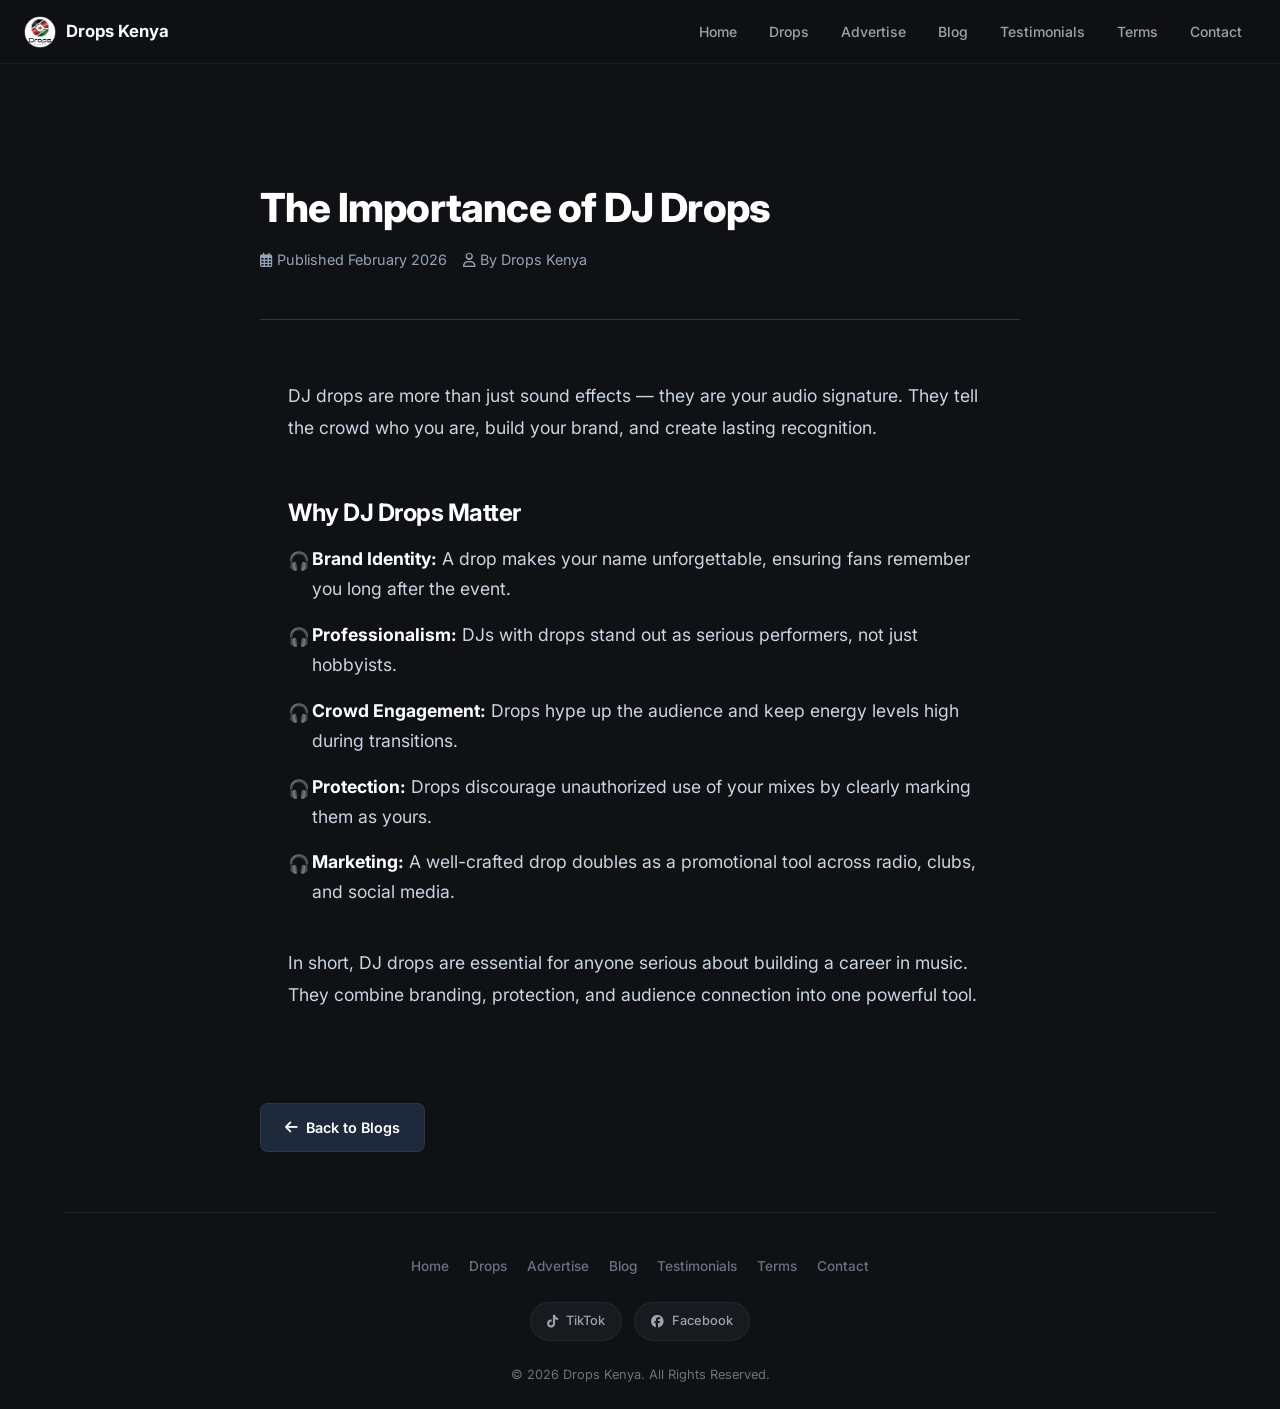
<file: blog/blog1.html>
<!DOCTYPE html>
<html lang="en">
<head>
  <meta charset="UTF-8">
  <meta name="viewport" content="width=device-width, initial-scale=1.0">
  <meta name="theme-color" content="#0f1115">
  <meta name="robots" content="index, follow, max-image-preview:large, max-snippet:-1, max-video-preview:-1">

  <title>The Importance of DJ Drops | Drops Kenya</title>
  <meta name="description" content="Discover why DJ drops are essential for your brand identity, professionalism, crowd engagement, and music marketing in Kenya." />
  <meta name="keywords" content="DJ drops Kenya, importance of DJ drops, audio branding, DJ marketing, music branding Nairobi" />
  
  <!-- Canonical URL -->
  <link rel="canonical" href="https://www.dropskenya.com/blog/blog1.html">

  <!-- Open Graph -->
  <meta property="og:site_name" content="Drops Kenya">
  <meta property="og:title" content="The Importance of DJ Drops | Drops Kenya">
  <meta property="og:description" content="Discover why DJ drops are essential for your brand identity, professionalism, crowd engagement, and music marketing in Kenya.">
  <meta property="og:type" content="article">
  <meta property="og:url" content="https://www.dropskenya.com/blog/blog1.html">
  <meta property="og:image" content="https://www.dropskenya.com/assets/images/blog-img.jpg">
  <meta property="og:image:alt" content="The Importance of DJ Drops">
  <meta property="article:published_time" content="2026-02-01T00:00:00+03:00">
  <meta property="article:author" content="Drops Kenya">

  <!-- Twitter Card -->
  <meta name="twitter:card" content="summary_large_image">
  <meta name="twitter:title" content="The Importance of DJ Drops | Drops Kenya">
  <meta name="twitter:description" content="Discover why DJ drops are essential for your brand identity, professionalism, crowd engagement, and music marketing in Kenya.">
  <meta name="twitter:image" content="https://www.dropskenya.com/assets/images/blog-img.jpg">

  <link rel="icon" href="../assets/images/favicon.png" type="image/png">
  <link rel="preconnect" href="https://fonts.googleapis.com">
  <link rel="preconnect" href="https://fonts.gstatic.com" crossorigin>
  <link href="https://fonts.googleapis.com/css2?family=Inter:wght@400;500;600;700;800&display=swap" rel="stylesheet">
  <link rel="stylesheet" href="https://cdnjs.cloudflare.com/ajax/libs/font-awesome/6.5.0/css/all.min.css">
  <link rel="stylesheet" href="../assets/css/style.css">
  
  <!-- Blog-specific inline styles for readability (can be moved to style.css) -->
  <style>
    .blog-post-container {
      max-width: 800px;
      margin: 120px auto 60px;
      padding: 0 20px;
      color: #e2e8f0;
    }
    .blog-post-header {
      margin-bottom: 32px;
      border-bottom: 1px solid #2d3748;
      padding-bottom: 24px;
    }
    .blog-post-header h1 {
      font-size: 2.5rem;
      font-weight: 800;
      margin-bottom: 16px;
      line-height: 1.2;
      color: #ffffff;
    }
    .blog-meta {
      display: flex;
      gap: 16px;
      font-size: 0.9rem;
      color: #94a3b8;
      margin-bottom: 24px;
    }
    .blog-content p {
      font-size: 1.1rem;
      line-height: 1.8;
      margin-bottom: 24px;
      color: #cbd5e1;
    }
    .blog-content h2 {
      font-size: 1.5rem;
      font-weight: 700;
      margin-top: 32px;
      margin-bottom: 16px;
      color: #ffffff;
    }
    .blog-content ul {
      list-style-type: none;
      padding-left: 0;
      margin-bottom: 24px;
    }
    .blog-content li {
      font-size: 1.1rem;
      line-height: 1.7;
      margin-bottom: 16px;
      padding-left: 24px;
      position: relative;
      color: #cbd5e1;
    }
    .blog-content li::before {
      content: "🎧";
      position: absolute;
      left: 0;
      top: 2px;
    }
    .blog-content li strong {
      color: #ffffff;
    }
    .back-link {
      display: inline-flex;
      align-items: center;
      gap: 8px;
      margin-top: 40px;
      padding: 12px 24px;
      background-color: #1e293b;
      color: #ffffff;
      text-decoration: none;
      border-radius: 8px;
      font-weight: 600;
      transition: background-color 0.3s ease, transform 0.2s ease;
    }
    .back-link:hover {
      background-color: #334155;
      transform: translateX(-4px);
    }
    @media (max-width: 768px) {
      .blog-post-container {
        margin-top: 100px;
      }
      .blog-post-header h1 {
        font-size: 2rem;
      }
    }
  </style>

  <!-- Schema.org: BlogPosting -->
  <script type="application/ld+json">
  {
    "@context": "https://schema.org",
    "@type": "BlogPosting",
    "headline": "The Importance of DJ Drops",
    "description": "Discover why DJ drops are essential for your brand identity, professionalism, crowd engagement, and music marketing in Kenya.",
    "image": "https://www.dropskenya.com/assets/images/blog-img.jpg",
    "author": {
      "@type": "Organization",
      "name": "Drops Kenya",
      "url": "https://www.dropskenya.com/"
    },
    "publisher": {
      "@type": "Organization",
      "name": "Drops Kenya",
      "logo": {
        "@type": "ImageObject",
        "url": "https://www.dropskenya.com/assets/images/logo1.png"
      }
    },
    "datePublished": "2026-02-01",
    "dateModified": "2026-10-07",
    "mainEntityOfPage": {
      "@type": "WebPage",
      "@id": "https://www.dropskenya.com/blog/blog1.html"
    }
  }
  </script>
</head>

<body>
  <!-- Web App Scroll Progress Bar -->
  <div class="scroll-progress" id="scrollProgress"></div>

  <div class="container">
    <!-- ===== NAVBAR ===== -->
    <header>
      <nav class="navbar" aria-label="Primary">
        <a class="logo" href="../index.html#hero" aria-label="Drops Kenya home">
          <img src="../assets/images/logo1.png" alt="Drops Kenya logo" width="40" height="40">
          <span>Drops Kenya</span>
        </a>

        <ul class="nav-links">
          <li><a href="../index.html#hero">Home</a></li>
          <li><a href="../index.html#drops">Drops</a></li>
          <li><a href="../index.html#advertise">Advertise</a></li>
          <li><a href="../index.html#blog" class="active">Blog</a></li>
          <li><a href="../index.html#testimonials">Testimonials</a></li>
          <li><a href="../terms.html" target="_blank" rel="noopener noreferrer">Terms</a></li>
          <li><a href="../index.html#contact">Contact</a></li>
        </ul>

        <button class="menu-toggle" type="button" aria-label="Open menu" aria-controls="primary-navigation">
          <i class="fas fa-bars" aria-hidden="true"></i>
        </button>
      </nav>
    </header>

    <main>
      <!-- ===== BLOG POST ===== -->
      <article class="blog-post-container animate-on-scroll">
        <header class="blog-post-header">
          <h1>The Importance of DJ Drops</h1>
          <div class="blog-meta">
            <span><i class="far fa-calendar-alt"></i> Published February 2026</span>
            <span><i class="far fa-user"></i> By Drops Kenya</span>
          </div>
        </header>

        <div class="blog-content">
          <p>DJ drops are more than just sound effects — they are your audio signature. They tell the crowd who you are, build your brand, and create lasting recognition.</p>
          
          <h2>Why DJ Drops Matter</h2>
          <ul>
            <li><strong>Brand Identity:</strong> A drop makes your name unforgettable, ensuring fans remember you long after the event.</li>
            <li><strong>Professionalism:</strong> DJs with drops stand out as serious performers, not just hobbyists.</li>
            <li><strong>Crowd Engagement:</strong> Drops hype up the audience and keep energy levels high during transitions.</li>
            <li><strong>Protection:</strong> Drops discourage unauthorized use of your mixes by clearly marking them as yours.</li>
            <li><strong>Marketing:</strong> A well-crafted drop doubles as a promotional tool across radio, clubs, and social media.</li>
          </ul>

          <p>In short, DJ drops are essential for anyone serious about building a career in music. They combine branding, protection, and audience connection into one powerful tool.</p>
        </div>

        <a href="../index.html#blog" class="back-link">
          <i class="fas fa-arrow-left"></i> Back to Blogs
        </a>
      </article>
    </main>

    <!-- ===== FOOTER ===== -->
    <footer class="footer">
      <div class="footer-content">
        <nav class="footer-links" aria-label="Footer">
          <ul>
            <li><a href="../index.html#hero">Home</a></li>
            <li><a href="../index.html#drops">Drops</a></li>
            <li><a href="../index.html#advertise">Advertise</a></li>
            <li><a href="../index.html#blog">Blog</a></li>
            <li><a href="../index.html#testimonials">Testimonials</a></li>
            <li><a href="../terms.html" target="_blank" rel="noopener noreferrer">Terms</a></li>
            <li><a href="../index.html#contact">Contact</a></li>
          </ul>
        </nav>

        <div class="footer-social" aria-label="Social links">
          <a href="https://tiktok.com/@dropskenya" target="_blank" rel="noopener noreferrer" class="social-pill">
            <i class="fab fa-tiktok" aria-hidden="true"></i> TikTok
          </a>
          <a href="https://www.facebook.com/profile.php?id=61588281982285" target="_blank" rel="noopener noreferrer" class="social-pill">
            <i class="fab fa-facebook" aria-hidden="true"></i> Facebook
          </a>
        </div>

        <p class="footer-copy">© <span id="year"></span> Drops Kenya. All Rights Reserved.</p>
      </div>
    </footer>
  </div>

  <!-- Global Toast Container for Web App Notifications -->
  <div id="toast-container" class="toast-container"></div>
  
  <script defer src="../assets/js/main.js"></script>
</body>
</html>
</file>
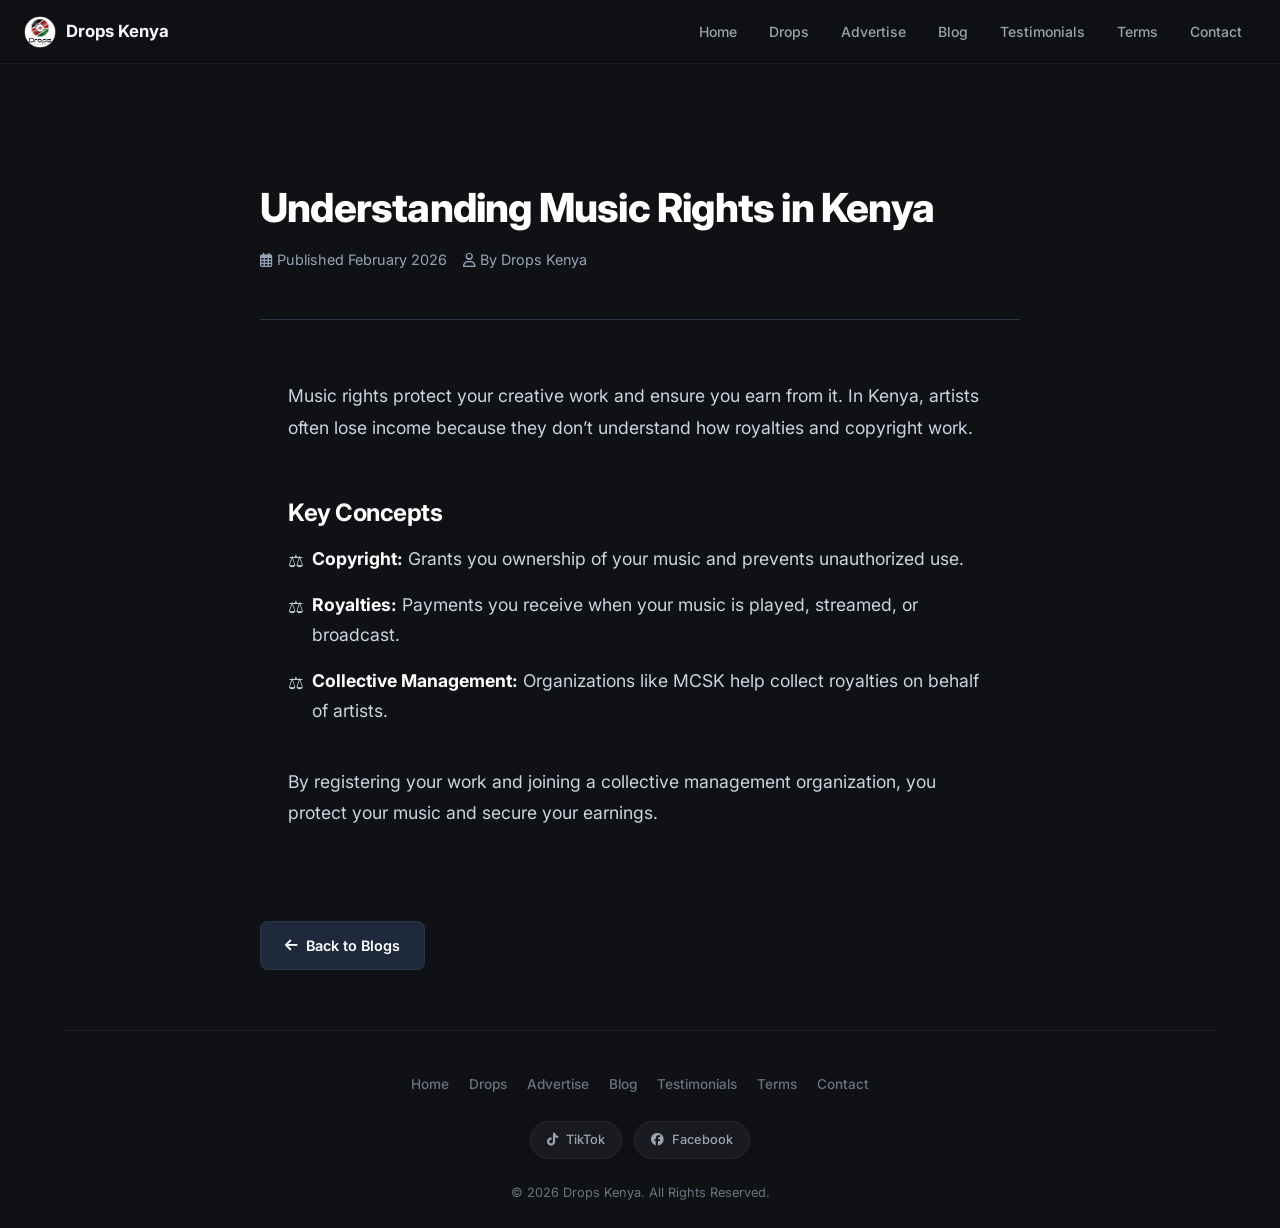
<file: blog/blog2.html>
<!DOCTYPE html>
<html lang="en">
<head>
  <meta charset="UTF-8">
  <meta name="viewport" content="width=device-width, initial-scale=1.0">
  <meta name="theme-color" content="#0f1115">
  <meta name="robots" content="index, follow, max-image-preview:large, max-snippet:-1, max-video-preview:-1">

  <title>Understanding Music Rights in Kenya | Drops Kenya</title>
  <meta name="description" content="Learn about copyright, royalties, and collective management organizations like MCSK in Kenya to protect your music and secure your earnings." />
  <meta name="keywords" content="music rights Kenya, copyright Kenya, MCSK, music royalties Kenya, DJ copyright, protect music Kenya, audio branding rights" />
  
  <!-- Canonical URL -->
  <link rel="canonical" href="https://www.dropskenya.com/blog/blog2.html">

  <!-- Open Graph -->
  <meta property="og:site_name" content="Drops Kenya">
  <meta property="og:title" content="Understanding Music Rights in Kenya | Drops Kenya">
  <meta property="og:description" content="Learn about copyright, royalties, and collective management organizations like MCSK in Kenya to protect your music and secure your earnings.">
  <meta property="og:type" content="article">
  <meta property="og:url" content="https://www.dropskenya.com/blog/blog2.html">
  <meta property="og:image" content="https://www.dropskenya.com/assets/images/Blog-images/law-blogs.jpeg">
  <meta property="og:image:alt" content="Understanding Music Rights in Kenya">
  <meta property="article:published_time" content="2026-02-01T00:00:00+03:00">
  <meta property="article:author" content="Drops Kenya">

  <!-- Twitter Card -->
  <meta name="twitter:card" content="summary_large_image">
  <meta name="twitter:title" content="Understanding Music Rights in Kenya | Drops Kenya">
  <meta name="twitter:description" content="Learn about copyright, royalties, and collective management organizations like MCSK in Kenya to protect your music and secure your earnings.">
  <meta name="twitter:image" content="https://www.dropskenya.com/assets/images/Blog-images/law-blogs.jpeg">

  <link rel="icon" href="../assets/images/favicon.png" type="image/png">
  <link rel="preconnect" href="https://fonts.googleapis.com">
  <link rel="preconnect" href="https://fonts.gstatic.com" crossorigin>
  <link href="https://fonts.googleapis.com/css2?family=Inter:wght@400;500;600;700;800&display=swap" rel="stylesheet">
  <link rel="stylesheet" href="https://cdnjs.cloudflare.com/ajax/libs/font-awesome/6.5.0/css/all.min.css">
  <link rel="stylesheet" href="../assets/css/style.css">
  
  <!-- Blog-specific inline styles for readability -->
  <style>
    .blog-post-container {
      max-width: 800px;
      margin: 120px auto 60px;
      padding: 0 20px;
      color: #e2e8f0;
    }
    .blog-post-header {
      margin-bottom: 32px;
      border-bottom: 1px solid #2d3748;
      padding-bottom: 24px;
    }
    .blog-post-header h1 {
      font-size: 2.5rem;
      font-weight: 800;
      margin-bottom: 16px;
      line-height: 1.2;
      color: #ffffff;
    }
    .blog-meta {
      display: flex;
      gap: 16px;
      font-size: 0.9rem;
      color: #94a3b8;
      margin-bottom: 24px;
    }
    .blog-content p {
      font-size: 1.1rem;
      line-height: 1.8;
      margin-bottom: 24px;
      color: #cbd5e1;
    }
    .blog-content h2 {
      font-size: 1.5rem;
      font-weight: 700;
      margin-top: 32px;
      margin-bottom: 16px;
      color: #ffffff;
    }
    .blog-content ul {
      list-style-type: none;
      padding-left: 0;
      margin-bottom: 24px;
    }
    .blog-content li {
      font-size: 1.1rem;
      line-height: 1.7;
      margin-bottom: 16px;
      padding-left: 24px;
      position: relative;
      color: #cbd5e1;
    }
    .blog-content li::before {
      content: "⚖️";
      position: absolute;
      left: 0;
      top: 2px;
    }
    .blog-content li strong {
      color: #ffffff;
    }
    .back-link {
      display: inline-flex;
      align-items: center;
      gap: 8px;
      margin-top: 40px;
      padding: 12px 24px;
      background-color: #1e293b;
      color: #ffffff;
      text-decoration: none;
      border-radius: 8px;
      font-weight: 600;
      transition: background-color 0.3s ease, transform 0.2s ease;
    }
    .back-link:hover {
      background-color: #334155;
      transform: translateX(-4px);
    }
    @media (max-width: 768px) {
      .blog-post-container {
        margin-top: 100px;
      }
      .blog-post-header h1 {
        font-size: 2rem;
      }
    }
  </style>

  <!-- Schema.org: BlogPosting -->
  <script type="application/ld+json">
  {
    "@context": "https://schema.org",
    "@type": "BlogPosting",
    "headline": "Understanding Music Rights in Kenya",
    "description": "Learn about copyright, royalties, and collective management organizations like MCSK in Kenya to protect your music and secure your earnings.",
    "image": "https://www.dropskenya.com/assets/images/Blog-images/law-blogs.jpeg",
    "author": {
      "@type": "Organization",
      "name": "Drops Kenya",
      "url": "https://www.dropskenya.com/"
    },
    "publisher": {
      "@type": "Organization",
      "name": "Drops Kenya",
      "logo": {
        "@type": "ImageObject",
        "url": "https://www.dropskenya.com/assets/images/logo1.png"
      }
    },
    "datePublished": "2026-02-01",
    "dateModified": "2026-10-07",
    "mainEntityOfPage": {
      "@type": "WebPage",
      "@id": "https://www.dropskenya.com/blog/blog2.html"
    }
  }
  </script>
</head>

<body>
  <!-- Web App Scroll Progress Bar -->
  <div class="scroll-progress" id="scrollProgress"></div>

  <div class="container">
    <!-- ===== NAVBAR ===== -->
    <header>
      <nav class="navbar" aria-label="Primary">
        <a class="logo" href="../index.html#hero" aria-label="Drops Kenya home">
          <img src="../assets/images/logo1.png" alt="Drops Kenya logo" width="40" height="40">
          <span>Drops Kenya</span>
        </a>

        <ul class="nav-links">
          <li><a href="../index.html#hero">Home</a></li>
          <li><a href="../index.html#drops">Drops</a></li>
          <li><a href="../index.html#advertise">Advertise</a></li>
          <li><a href="../index.html#blog" class="active">Blog</a></li>
          <li><a href="../index.html#testimonials">Testimonials</a></li>
          <li><a href="../terms.html" target="_blank" rel="noopener noreferrer">Terms</a></li>
          <li><a href="../index.html#contact">Contact</a></li>
        </ul>

        <button class="menu-toggle" type="button" aria-label="Open menu" aria-controls="primary-navigation">
          <i class="fas fa-bars" aria-hidden="true"></i>
        </button>
      </nav>
    </header>

    <main>
      <!-- ===== BLOG POST ===== -->
      <article class="blog-post-container animate-on-scroll">
        <header class="blog-post-header">
          <h1>Understanding Music Rights in Kenya</h1>
          <div class="blog-meta">
            <span><i class="far fa-calendar-alt"></i> Published February 2026</span>
            <span><i class="far fa-user"></i> By Drops Kenya</span>
          </div>
        </header>

        <div class="blog-content">
          <p>Music rights protect your creative work and ensure you earn from it. In Kenya, artists often lose income because they don’t understand how royalties and copyright work.</p>
          
          <h2>Key Concepts</h2>
          <ul>
            <li><strong>Copyright:</strong> Grants you ownership of your music and prevents unauthorized use.</li>
            <li><strong>Royalties:</strong> Payments you receive when your music is played, streamed, or broadcast.</li>
            <li><strong>Collective Management:</strong> Organizations like MCSK help collect royalties on behalf of artists.</li>
          </ul>

          <p>By registering your work and joining a collective management organization, you protect your music and secure your earnings.</p>
        </div>

        <a href="../index.html#blog" class="back-link">
          <i class="fas fa-arrow-left"></i> Back to Blogs
        </a>
      </article>
    </main>

    <!-- ===== FOOTER ===== -->
    <footer class="footer">
      <div class="footer-content">
        <nav class="footer-links" aria-label="Footer">
          <ul>
            <li><a href="../index.html#hero">Home</a></li>
            <li><a href="../index.html#drops">Drops</a></li>
            <li><a href="../index.html#advertise">Advertise</a></li>
            <li><a href="../index.html#blog">Blog</a></li>
            <li><a href="../index.html#testimonials">Testimonials</a></li>
            <li><a href="../terms.html" target="_blank" rel="noopener noreferrer">Terms</a></li>
            <li><a href="../index.html#contact">Contact</a></li>
          </ul>
        </nav>

        <div class="footer-social" aria-label="Social links">
          <a href="https://tiktok.com/@dropskenya" target="_blank" rel="noopener noreferrer" class="social-pill">
            <i class="fab fa-tiktok" aria-hidden="true"></i> TikTok
          </a>
          <a href="https://www.facebook.com/profile.php?id=61588281982285" target="_blank" rel="noopener noreferrer" class="social-pill">
            <i class="fab fa-facebook" aria-hidden="true"></i> Facebook
          </a>
        </div>

        <p class="footer-copy">© <span id="year"></span> Drops Kenya. All Rights Reserved.</p>
      </div>
    </footer>
  </div>

  <!-- Global Toast Container for Web App Notifications -->
  <div id="toast-container" class="toast-container"></div>
  
  <script defer src="../assets/js/main.js"></script>
</body>
</html>
</file>
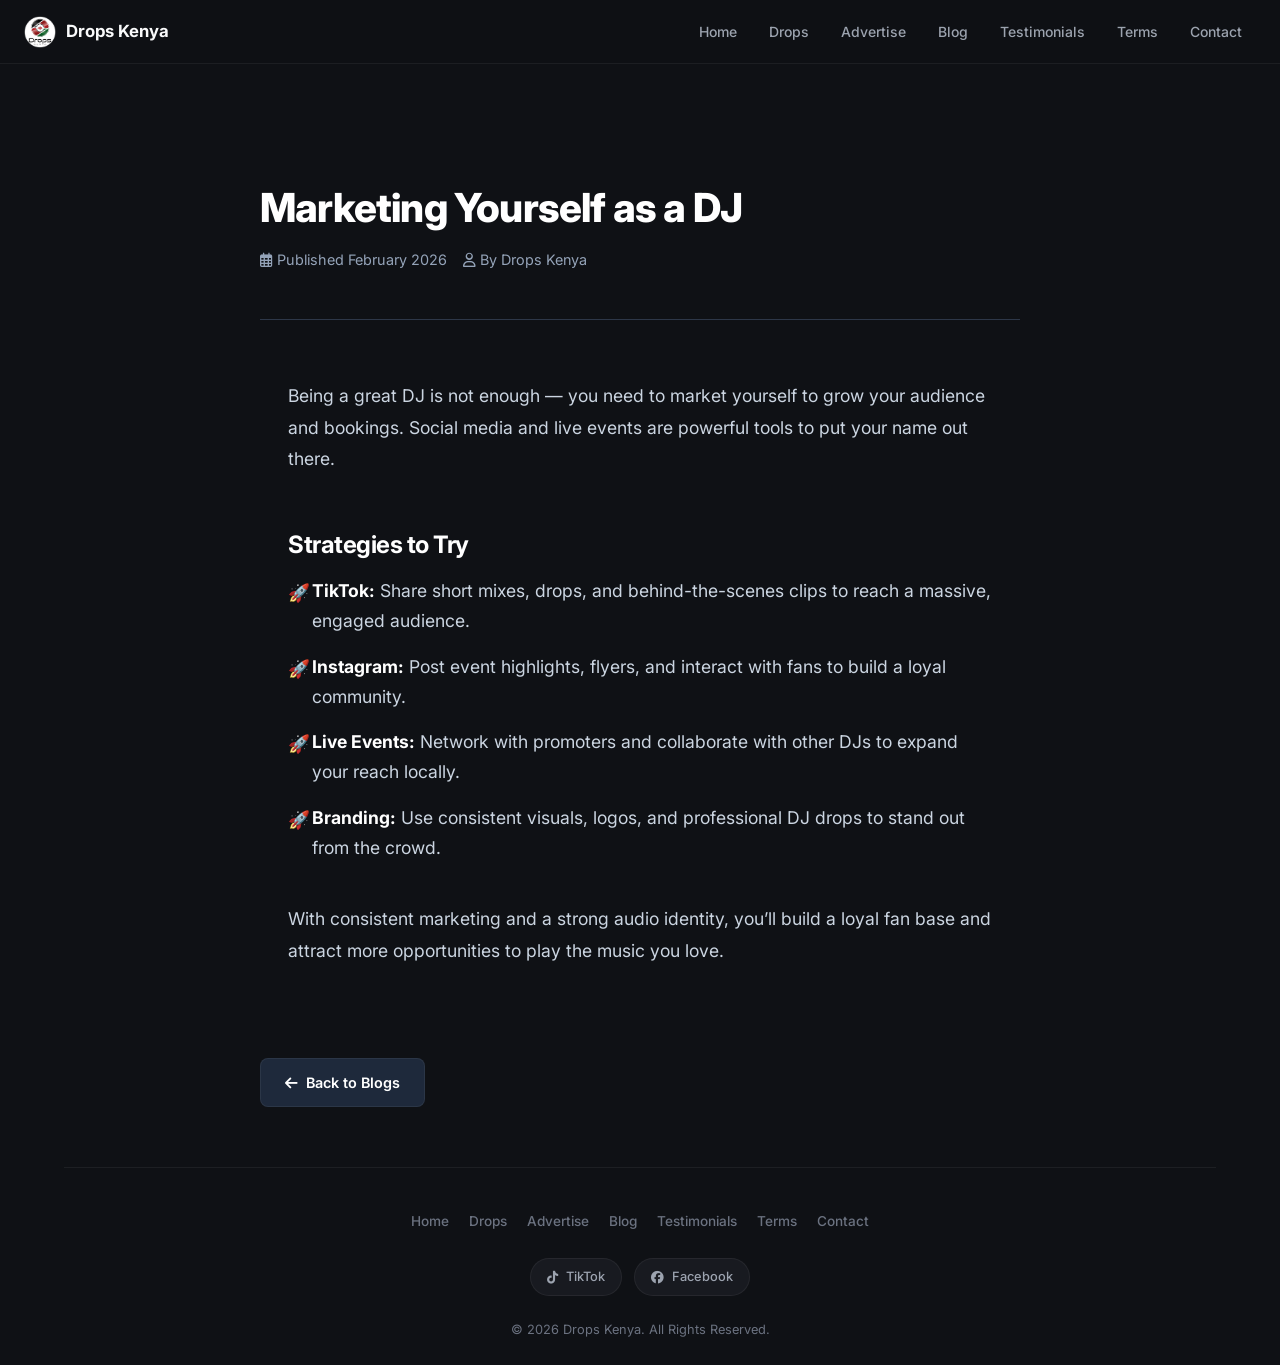
<file: blog/blog3.html>
<!DOCTYPE html>
<html lang="en">
<head>
  <meta charset="UTF-8">
  <meta name="viewport" content="width=device-width, initial-scale=1.0">
  <meta name="theme-color" content="#0f1115">
  <meta name="robots" content="index, follow, max-image-preview:large, max-snippet:-1, max-video-preview:-1">

  <title>Marketing Yourself as a DJ | Drops Kenya</title>
  <meta name="description" content="Learn how to market yourself as a DJ in Kenya using TikTok, Instagram, live events, and consistent audio branding to grow your audience and bookings." />
  <meta name="keywords" content="DJ marketing Kenya, promote DJ business, TikTok for DJs, Instagram for DJs, DJ branding Nairobi, grow DJ audience, DJ promotion" />
  
  <!-- Canonical URL -->
  <link rel="canonical" href="https://www.dropskenya.com/blog/blog3.html">

  <!-- Open Graph -->
  <meta property="og:site_name" content="Drops Kenya">
  <meta property="og:title" content="Marketing Yourself as a DJ | Drops Kenya">
  <meta property="og:description" content="Learn how to market yourself as a DJ in Kenya using TikTok, Instagram, live events, and consistent audio branding to grow your audience and bookings.">
  <meta property="og:type" content="article">
  <meta property="og:url" content="https://www.dropskenya.com/blog/blog3.html">
  <meta property="og:image" content="https://www.dropskenya.com/assets/images/Blog-images/market-blog.jpeg">
  <meta property="og:image:alt" content="Marketing Yourself as a DJ">
  <meta property="article:published_time" content="2026-02-01T00:00:00+03:00">
  <meta property="article:author" content="Drops Kenya">

  <!-- Twitter Card -->
  <meta name="twitter:card" content="summary_large_image">
  <meta name="twitter:title" content="Marketing Yourself as a DJ | Drops Kenya">
  <meta name="twitter:description" content="Learn how to market yourself as a DJ in Kenya using TikTok, Instagram, live events, and consistent audio branding to grow your audience and bookings.">
  <meta name="twitter:image" content="https://www.dropskenya.com/assets/images/Blog-images/market-blog.jpeg">

  <link rel="icon" href="../assets/images/favicon.png" type="image/png">
  <link rel="preconnect" href="https://fonts.googleapis.com">
  <link rel="preconnect" href="https://fonts.gstatic.com" crossorigin>
  <link href="https://fonts.googleapis.com/css2?family=Inter:wght@400;500;600;700;800&display=swap" rel="stylesheet">
  <link rel="stylesheet" href="https://cdnjs.cloudflare.com/ajax/libs/font-awesome/6.5.0/css/all.min.css">
  <link rel="stylesheet" href="../assets/css/style.css">
  
  <!-- Blog-specific inline styles for readability -->
  <style>
    .blog-post-container {
      max-width: 800px;
      margin: 120px auto 60px;
      padding: 0 20px;
      color: #e2e8f0;
    }
    .blog-post-header {
      margin-bottom: 32px;
      border-bottom: 1px solid #2d3748;
      padding-bottom: 24px;
    }
    .blog-post-header h1 {
      font-size: 2.5rem;
      font-weight: 800;
      margin-bottom: 16px;
      line-height: 1.2;
      color: #ffffff;
    }
    .blog-meta {
      display: flex;
      gap: 16px;
      font-size: 0.9rem;
      color: #94a3b8;
      margin-bottom: 24px;
    }
    .blog-content p {
      font-size: 1.1rem;
      line-height: 1.8;
      margin-bottom: 24px;
      color: #cbd5e1;
    }
    .blog-content h2 {
      font-size: 1.5rem;
      font-weight: 700;
      margin-top: 32px;
      margin-bottom: 16px;
      color: #ffffff;
    }
    .blog-content ul {
      list-style-type: none;
      padding-left: 0;
      margin-bottom: 24px;
    }
    .blog-content li {
      font-size: 1.1rem;
      line-height: 1.7;
      margin-bottom: 16px;
      padding-left: 24px;
      position: relative;
      color: #cbd5e1;
    }
    .blog-content li::before {
      content: "🚀";
      position: absolute;
      left: 0;
      top: 2px;
    }
    .blog-content li strong {
      color: #ffffff;
    }
    .back-link {
      display: inline-flex;
      align-items: center;
      gap: 8px;
      margin-top: 40px;
      padding: 12px 24px;
      background-color: #1e293b;
      color: #ffffff;
      text-decoration: none;
      border-radius: 8px;
      font-weight: 600;
      transition: background-color 0.3s ease, transform 0.2s ease;
    }
    .back-link:hover {
      background-color: #334155;
      transform: translateX(-4px);
    }
    @media (max-width: 768px) {
      .blog-post-container {
        margin-top: 100px;
      }
      .blog-post-header h1 {
        font-size: 2rem;
      }
    }
  </style>

  <!-- Schema.org: BlogPosting -->
  <script type="application/ld+json">
  {
    "@context": "https://schema.org",
    "@type": "BlogPosting",
    "headline": "Marketing Yourself as a DJ",
    "description": "Learn how to market yourself as a DJ in Kenya using TikTok, Instagram, live events, and consistent audio branding to grow your audience and bookings.",
    "image": "https://www.dropskenya.com/assets/images/Blog-images/market-blog.jpeg",
    "author": {
      "@type": "Organization",
      "name": "Drops Kenya",
      "url": "https://www.dropskenya.com/"
    },
    "publisher": {
      "@type": "Organization",
      "name": "Drops Kenya",
      "logo": {
        "@type": "ImageObject",
        "url": "https://www.dropskenya.com/assets/images/logo1.png"
      }
    },
    "datePublished": "2026-02-01",
    "dateModified": "2026-10-07",
    "mainEntityOfPage": {
      "@type": "WebPage",
      "@id": "https://www.dropskenya.com/blog/blog3.html"
    }
  }
  </script>
</head>

<body>
  <!-- Web App Scroll Progress Bar -->
  <div class="scroll-progress" id="scrollProgress"></div>

  <div class="container">
    <!-- ===== NAVBAR ===== -->
    <header>
      <nav class="navbar" aria-label="Primary">
        <a class="logo" href="../index.html#hero" aria-label="Drops Kenya home">
          <img src="../assets/images/logo1.png" alt="Drops Kenya logo" width="40" height="40">
          <span>Drops Kenya</span>
        </a>

        <ul class="nav-links">
          <li><a href="../index.html#hero">Home</a></li>
          <li><a href="../index.html#drops">Drops</a></li>
          <li><a href="../index.html#advertise">Advertise</a></li>
          <li><a href="../index.html#blog" class="active">Blog</a></li>
          <li><a href="../index.html#testimonials">Testimonials</a></li>
          <li><a href="../terms.html" target="_blank" rel="noopener noreferrer">Terms</a></li>
          <li><a href="../index.html#contact">Contact</a></li>
        </ul>

        <button class="menu-toggle" type="button" aria-label="Open menu" aria-controls="primary-navigation">
          <i class="fas fa-bars" aria-hidden="true"></i>
        </button>
      </nav>
    </header>

    <main>
      <!-- ===== BLOG POST ===== -->
      <article class="blog-post-container animate-on-scroll">
        <header class="blog-post-header">
          <h1>Marketing Yourself as a DJ</h1>
          <div class="blog-meta">
            <span><i class="far fa-calendar-alt"></i> Published February 2026</span>
            <span><i class="far fa-user"></i> By Drops Kenya</span>
          </div>
        </header>

        <div class="blog-content">
          <p>Being a great DJ is not enough — you need to market yourself to grow your audience and bookings. Social media and live events are powerful tools to put your name out there.</p>
          
          <h2>Strategies to Try</h2>
          <ul>
            <li><strong>TikTok:</strong> Share short mixes, drops, and behind-the-scenes clips to reach a massive, engaged audience.</li>
            <li><strong>Instagram:</strong> Post event highlights, flyers, and interact with fans to build a loyal community.</li>
            <li><strong>Live Events:</strong> Network with promoters and collaborate with other DJs to expand your reach locally.</li>
            <li><strong>Branding:</strong> Use consistent visuals, logos, and professional DJ drops to stand out from the crowd.</li>
          </ul>

          <p>With consistent marketing and a strong audio identity, you’ll build a loyal fan base and attract more opportunities to play the music you love.</p>
        </div>

        <a href="../index.html#blog" class="back-link">
          <i class="fas fa-arrow-left"></i> Back to Blogs
        </a>
      </article>
    </main>

    <!-- ===== FOOTER ===== -->
    <footer class="footer">
      <div class="footer-content">
        <nav class="footer-links" aria-label="Footer">
          <ul>
            <li><a href="../index.html#hero">Home</a></li>
            <li><a href="../index.html#drops">Drops</a></li>
            <li><a href="../index.html#advertise">Advertise</a></li>
            <li><a href="../index.html#blog">Blog</a></li>
            <li><a href="../index.html#testimonials">Testimonials</a></li>
            <li><a href="../terms.html" target="_blank" rel="noopener noreferrer">Terms</a></li>
            <li><a href="../index.html#contact">Contact</a></li>
          </ul>
        </nav>

        <div class="footer-social" aria-label="Social links">
          <a href="https://tiktok.com/@dropskenya" target="_blank" rel="noopener noreferrer" class="social-pill">
            <i class="fab fa-tiktok" aria-hidden="true"></i> TikTok
          </a>
          <a href="https://www.facebook.com/profile.php?id=61588281982285" target="_blank" rel="noopener noreferrer" class="social-pill">
            <i class="fab fa-facebook" aria-hidden="true"></i> Facebook
          </a>
        </div>

        <p class="footer-copy">© <span id="year"></span> Drops Kenya. All Rights Reserved.</p>
      </div>
    </footer>
  </div>

  <!-- Global Toast Container for Web App Notifications -->
  <div id="toast-container" class="toast-container"></div>
  
  <script defer src="../assets/js/main.js"></script>
</body>
</html>
</file>
<file: assets/css/style.css>
/* ==========================================================================
   DROPS-KENYA — PROFESSIONAL DARK EDITION
   Clean, human-made, mobile-first, sophisticated UI. No flashy gradients.
   ========================================================================== */

:root {
  /* Refined Dark Palette */
  --bg-base: #0f1115;
  --bg-surface: #181a20;
  --bg-elevated: #1f222a;
  
  --border-subtle: rgba(255, 255, 255, 0.06);
  --border-hover: rgba(255, 255, 255, 0.12);

  --text-primary: #f9fafb;
  --text-secondary: #9ca3af;
  --text-muted: #6b7280;

  /* Premium Warm Accent (Muted Gold/Amber) */
  --accent: #d4a373;
  --accent-hover: #e5b585;
  --accent-bg: rgba(212, 163, 115, 0.08);
  
  --whatsapp: #25D366;
  --whatsapp-hover: #20bd5a;

  /* Utilities */
  --radius-sm: 8px;
  --radius-md: 12px;
  --radius-lg: 16px;
  --radius-xl: 24px;
  
  --shadow-sm: 0 1px 2px rgba(0, 0, 0, 0.2);
  --shadow-md: 0 4px 12px rgba(0, 0, 0, 0.25);
  
  --nav-h: 64px;
  --ease: cubic-bezier(0.2, 0.8, 0.2, 1);
  --t: 250ms var(--ease);
}

/* ===== RESET & BASE ===== */
*, *::before, *::after { box-sizing: border-box; margin: 0; padding: 0; }

html {
  scroll-behavior: smooth;
  scroll-padding-top: 80px;
  font-size: 16px;
}

body {
  font-family: Inter, system-ui, -apple-system, sans-serif;
  color: var(--text-primary);
  line-height: 1.6;
  background-color: var(--bg-base);
  -webkit-font-smoothing: antialiased;
  -moz-osx-font-smoothing: grayscale;
  padding-top: var(--nav-h);
  overflow-x: hidden;
}

img { display: block; max-width: 100%; height: auto; }
a { color: inherit; text-decoration: none; }
button, input, textarea { font: inherit; }
button { cursor: pointer; border: none; outline: none; background: none; }

.container {
  width: 100%;
  max-width: 1200px;
  margin-inline: auto;
  padding: 0 16px; /* Mobile first */
}

h1, h2, h3, h4 { line-height: 1.2; letter-spacing: -0.02em; color: var(--text-primary); font-weight: 700; }
h1 { font-size: clamp(2rem, 7vw, 3.2rem); font-weight: 800; }
h2 { font-size: clamp(1.5rem, 4vw, 2.2rem); }
h3 { font-size: 1.05rem; }
p { color: var(--text-secondary); }
.intro { max-width: 600px; margin-inline: auto; text-align: center; color: var(--text-muted); font-size: 0.95rem; }

/* ===== SCROLL PROGRESS ===== */
.scroll-progress {
  position: fixed; top: 0; left: 0; width: 0%; height: 2px;
  background-color: var(--accent); z-index: 4000;
  transition: width 0.1s linear;
}

/* ===== NAVBAR ===== */
.navbar {
  position: fixed; top: 0; left: 0; right: 0; z-index: 3000;
  height: var(--nav-h); display: flex; align-items: center; justify-content: space-between;
  padding: 0 16px;
  background-color: rgba(15, 17, 21, 0.85);
  backdrop-filter: blur(12px); -webkit-backdrop-filter: blur(12px);
  border-bottom: 1px solid var(--border-subtle);
}

.logo { display: flex; align-items: center; gap: 10px; }
.logo img { width: 32px; height: 32px; border-radius: 8px; }
.logo span { font-size: 1.05rem; font-weight: 700; color: var(--text-primary); }

.nav-links { list-style: none; display: flex; gap: 4px; }
.nav-links a {
  padding: 8px 14px; border-radius: var(--radius-sm); color: var(--text-secondary);
  font-weight: 500; font-size: 0.875rem; transition: all var(--t);
}
.nav-links a:hover { color: var(--text-primary); background-color: var(--bg-elevated); }

.menu-toggle {
  display: none; width: 40px; height: 40px; border-radius: var(--radius-sm);
  background-color: var(--bg-surface); color: var(--text-primary); font-size: 1.1rem;
  align-items: center; justify-content: center; border: 1px solid var(--border-subtle);
}

@media (max-width: 768px) {
  .menu-toggle { display: flex; }
  .nav-links {
    position: fixed; top: calc(var(--nav-h) + 8px); left: 16px; right: 16px;
    flex-direction: column; background-color: var(--bg-surface); 
    border-radius: var(--radius-md); border: 1px solid var(--border-subtle);
    padding: 8px; max-height: 0; overflow: hidden; opacity: 0;
    transform: translateY(-10px); transition: all 0.3s var(--ease);
  }
  .nav-links.active { max-height: 400px; opacity: 1; transform: translateY(0); padding: 12px; }
  .nav-links a { width: 100%; padding: 12px; border-radius: var(--radius-sm); }
}

/* ===== HERO ===== */
.hero { min-height: calc(80vh - var(--nav-h)); display: grid; place-items: center; padding: 60px 0; text-align: center; }
.hero-content { max-width: 700px; margin: 0 auto; }

.hero-badge {
  display: inline-flex; align-items: center; gap: 8px; padding: 6px 14px;
  background-color: var(--accent-bg); border: 1px solid rgba(212, 163, 115, 0.2);
  border-radius: 999px; font-size: 0.8rem; font-weight: 500; color: var(--accent); margin-bottom: 24px;
}

.hero h1 { margin-bottom: 16px; }
.hero h1 .drops-color { color: var(--accent); }
.hero p { font-size: 1.05rem; max-width: 500px; margin: 0 auto 32px; color: var(--text-secondary); }

.hero-actions { display: flex; justify-content: center; gap: 12px; flex-wrap: wrap; }

.cta-btn {
  display: inline-flex; align-items: center; justify-content: center; gap: 8px;
  min-height: 48px; padding: 0 24px; border-radius: var(--radius-md); font-weight: 600; font-size: 0.9rem;
  transition: all var(--t); border: 1px solid transparent;
}
.cta-btn.primary { color: #0f1115; background-color: var(--accent); }
.cta-btn.primary:hover { background-color: var(--accent-hover); transform: translateY(-1px); }
.cta-btn.secondary { color: var(--text-primary); background-color: var(--bg-surface); border-color: var(--border-subtle); }
.cta-btn.secondary:hover { background-color: var(--bg-elevated); border-color: var(--border-hover); transform: translateY(-1px); }

.copy-popup {
  position: fixed; bottom: 24px; left: 50%; transform: translateX(-50%) translateY(20px);
  padding: 12px 20px; background-color: var(--bg-surface); color: var(--text-primary); 
  border-radius: var(--radius-md); border: 1px solid var(--border-subtle); box-shadow: var(--shadow-md);
  opacity: 0; pointer-events: none; transition: all 0.3s var(--ease); z-index: 2000; font-size: 0.875rem;
}
.copy-popup.show { opacity: 1; transform: translateX(-50%) translateY(0); }

/* ===== SECTIONS ===== */
section { padding: 64px 0; }
.section-header { text-align: center; margin-bottom: 40px; }
.section-header h2 { margin-bottom: 12px; }

/* ===== DROPS (COMPACT MOBILE-FIRST BOXES) ===== */
.drops-grid {
  display: grid;
  grid-template-columns: repeat(2, 1fr); /* Mobile First: 2 Columns */
  gap: 12px;
}

.audio-box {
  background-color: var(--bg-surface);
  border: 1px solid var(--border-subtle);
  border-radius: var(--radius-lg);
  padding: 12px;
  display: flex;
  flex-direction: column;
  transition: all var(--t);
  position: relative;
}

.audio-box:hover {
  background-color: var(--bg-elevated);
  border-color: var(--border-hover);
  transform: translateY(-2px);
}

.audio-box audio { display: none; }

.box-img {
  width: 100%;
  aspect-ratio: 1 / 1;
  object-fit: cover;
  border-radius: var(--radius-md);
  margin-bottom: 12px;
  background-color: var(--bg-base);
}

.box-content { flex: 1; display: flex; flex-direction: column; margin-bottom: 12px; }

.box-title {
  font-size: 0.9rem; font-weight: 600; color: var(--text-primary);
  margin: 0 0 4px 0; white-space: nowrap; overflow: hidden; text-overflow: ellipsis;
}

.box-meta { font-size: 0.75rem; color: var(--text-muted); margin: 0 0 8px 0; }

.box-price {
  font-size: 0.85rem; font-weight: 700; color: var(--accent); margin-top: auto;
}

.box-actions { display: flex; gap: 8px; margin-top: auto; }

/* Play Button */
.play-btn {
  width: 40px; height: 40px; border-radius: 50%;
  background-color: var(--bg-elevated); border: 1px solid var(--border-subtle);
  color: var(--text-primary);
  display: flex; align-items: center; justify-content: center;
  flex-shrink: 0; position: relative; overflow: hidden;
  transition: all var(--t);
}
.play-btn:hover { background-color: var(--accent); color: #0f1115; border-color: var(--accent); }

.play-btn .icon-play { font-size: 0.8rem; transition: opacity 0.2s, transform 0.2s; margin-left: 2px; }
.play-btn.playing .icon-play { opacity: 0; transform: scale(0.5); }
.play-btn.playing { background-color: var(--accent); color: #0f1115; border-color: var(--accent); }

.audio-bars { position: absolute; display: flex; align-items: center; gap: 2px; height: 14px; opacity: 0; transition: opacity 0.2s; }
.play-btn.playing .audio-bars { opacity: 1; }

.audio-bars span {
  display: block; width: 2px; height: 100%; background-color: #0f1115; border-radius: 2px;
  transform-origin: bottom; animation: audioBar 0.8s ease-in-out infinite alternate;
}
.audio-bars span:nth-child(1) { animation-delay: 0s; height: 40%; }
.audio-bars span:nth-child(2) { animation-delay: 0.2s; height: 80%; }
.audio-bars span:nth-child(3) { animation-delay: 0.4s; height: 50%; }
.audio-bars span:nth-child(4) { animation-delay: 0.6s; height: 90%; }

@keyframes audioBar { 0% { transform: scaleY(0.3); } 100% { transform: scaleY(1); } }

/* Buy Button */
.buy-btn {
  flex: 1; height: 40px; border-radius: 20px; background-color: var(--whatsapp);
  color: #fff; font-size: 0.8rem; font-weight: 600;
  display: flex; align-items: center; justify-content: center; gap: 6px;
  transition: all var(--t);
}
.buy-btn:hover { background-color: var(--whatsapp-hover); transform: translateY(-1px); }

/* NEW Badge */
.audio-box.new::after {
  content: "NEW"; position: absolute; top: 12px; right: 12px;
  padding: 3px 8px; background-color: var(--accent-bg); color: var(--accent);
  font-size: 0.65rem; font-weight: 700; letter-spacing: 0.05em;
  border-radius: 6px; border: 1px solid rgba(212, 163, 115, 0.2); z-index: 2;
}

/* ==========================================================================
   SPOTLIGHT, TESTIMONIALS & CONTACT (Clean Cards - Unchanged)
   ========================================================================== */

.spotlight-grid, .testimonials-grid {
  display: grid; grid-template-columns: 1fr; gap: 16px;
}

.empty-card, .artist-card, .testimonial-card {
  background-color: var(--bg-surface); border: 1px solid var(--border-subtle);
  border-radius: var(--radius-lg); padding: 24px;
  transition: all var(--t);
}
.empty-card:hover, .artist-card:hover, .testimonial-card:hover {
  background-color: var(--bg-elevated); border-color: var(--border-hover); transform: translateY(-2px);
}

.spotlight-icon {
  width: 48px; height: 48px; margin: 0 auto 16px; display: flex; align-items: center; justify-content: center;
  background-color: var(--accent-bg); border-radius: var(--radius-md); color: var(--accent); font-size: 1.2rem;
}

.social-preview, .social-links { display: flex; justify-content: center; gap: 16px; margin: 16px 0; font-size: 1.2rem; color: var(--text-muted); }
.social-preview i:hover, .social-links a:hover { color: var(--text-primary); transform: translateY(-1px); }

.artist-img { width: 72px; height: 72px; margin: 0 auto 16px; border-radius: var(--radius-md); object-fit: cover; background-color: var(--bg-base); }

.testimonial-card { text-align: center; }
.testimonial-img { width: 56px; height: 56px; margin: 0 auto 16px; border-radius: 50%; object-fit: cover; border: 2px solid var(--border-subtle); background-color: var(--bg-base); }
.rating { display: flex; justify-content: center; gap: 4px; margin-bottom: 12px; color: var(--accent); font-size: 0.8rem; }
.quote { font-style: italic; color: var(--text-secondary); margin-bottom: 16px; font-size: 0.9rem; line-height: 1.5; }
.name { color: var(--text-primary); font-weight: 600; font-size: 0.9rem; }
.role { color: var(--text-muted); font-size: 0.8rem; }

/* ===== CONTACT ===== */
.contact-grid { display: grid; grid-template-columns: 1fr; gap: 24px; }
.contact-form, .contact-info {
  background-color: var(--bg-surface); border: 1px solid var(--border-subtle);
  border-radius: var(--radius-lg); padding: 24px;
}

.contact-form { display: flex; flex-direction: column; gap: 16px; }
.input-group { display: flex; flex-direction: column; gap: 6px; }

.contact-form input, .contact-form textarea {
  width: 100%; min-height: 48px; padding: 12px 16px; border-radius: var(--radius-md);
  border: 1px solid var(--border-subtle); background-color: var(--bg-base);
  color: var(--text-primary); outline: none; transition: all var(--t); font-size: 0.9rem;
}
.contact-form textarea { min-height: 120px; resize: vertical; }
.contact-form input:focus, .contact-form textarea:focus {
  border-color: var(--accent); background-color: var(--bg-elevated);
}
.contact-form input::placeholder, .contact-form textarea::placeholder { color: var(--text-muted); }

.textarea-footer { display: flex; justify-content: space-between; font-size: 0.75rem; }
#charCount { color: var(--text-muted); }
.error { color: #ef4444; font-size: 0.75rem; font-weight: 500; }

.submit-btn {
  align-self: flex-start; min-height: 48px; padding: 0 24px; border-radius: var(--radius-md);
  font-weight: 600; color: #0f1115; background-color: var(--accent);
  display: flex; align-items: center; gap: 8px; font-size: 0.9rem;
  transition: all var(--t);
}
.submit-btn:hover { background-color: var(--accent-hover); transform: translateY(-1px); }

.contact-info h3 { margin-bottom: 16px; font-size: 1.1rem; }
.info-item { display: flex; align-items: center; gap: 12px; padding: 12px 0; border-bottom: 1px solid var(--border-subtle); color: var(--text-secondary); font-size: 0.9rem; }
.info-item:last-child { border-bottom: none; }
.info-item i { width: 32px; height: 32px; display: flex; align-items: center; justify-content: center; background-color: var(--accent-bg); color: var(--accent); border-radius: var(--radius-sm); font-size: 0.85rem; }
.info-item a { color: inherit; transition: color var(--t); }
.info-item a:hover { color: var(--text-primary); }


/* ==========================================================================
   BLOG SECTION (Premium Editorial Style - UPGRADED)
   Clean typography, image zoom on hover, animated read-more arrow.
   ========================================================================== */

.blog-grid {
  display: grid;
  grid-template-columns: 1fr;
  gap: 24px;
}

.blog-card {
  background-color: var(--bg-surface);
  border: 1px solid var(--border-subtle);
  border-radius: var(--radius-lg);
  overflow: hidden; /* Keeps the image zoom contained within the rounded corners */
  transition: all var(--t);
  display: flex;
  flex-direction: column;
}

.blog-card:hover {
  background-color: var(--bg-elevated);
  border-color: var(--border-hover);
  transform: translateY(-4px);
  box-shadow: 0 12px 24px rgba(0, 0, 0, 0.2); /* Subtle depth */
}

/* Image with premium zoom effect */
.blog-img {
  width: 100%;
  aspect-ratio: 16 / 9;
  object-fit: cover;
  background-color: var(--bg-base);
  transition: transform 0.5s var(--ease);
}

.blog-card:hover .blog-img {
  transform: scale(1.05); /* Smooth, subtle zoom on hover */
}

.blog-content {
  padding: 24px;
  display: flex;
  flex-direction: column;
  flex: 1; /* Pushes the 'Read More' link to the bottom */
}

.blog-content h3 {
  font-size: 1.15rem;
  font-weight: 600;
  color: var(--text-primary);
  margin-bottom: 12px;
  line-height: 1.4;
  transition: color var(--t);
}

/* Title shifts to accent color when the card is hovered */
.blog-card:hover .blog-content h3 {
  color: var(--accent);
}

.blog-content p {
  font-size: 0.9rem;
  color: var(--text-secondary);
  line-height: 1.65; /* Better readability for excerpts */
  margin-bottom: 20px;
  flex: 1; 
}

/* Animated Read More Link */
.read-more {
  display: inline-flex;
  align-items: center;
  gap: 8px;
  color: var(--accent);
  font-weight: 600;
  font-size: 0.85rem;
  transition: all 0.3s var(--ease);
  align-self: flex-start;
  margin-top: auto;
}

.read-more i {
  font-size: 0.75rem;
  transition: transform 0.3s var(--ease);
}

.read-more:hover {
  gap: 12px;
  color: var(--accent-hover);
}

.read-more:hover i {
  transform: translateX(4px); /* Arrow slides to the right */
}

/* Responsive Blog Grid Scaling */
@media (min-width: 640px) {
  .blog-grid { grid-template-columns: repeat(2, 1fr); }
}

@media (min-width: 1024px) {
  .blog-grid { grid-template-columns: repeat(3, 1fr); gap: 28px; }
  .blog-content { padding: 28px; }
  .blog-content h3 { font-size: 1.2rem; }
}


/* ==========================================================================
   RESPONSIVE SCALING FOR SPOTLIGHT & TESTIMONIALS (Unchanged)
   ========================================================================== */
@media (min-width: 768px) {
  .spotlight-grid, .testimonials-grid { grid-template-columns: repeat(2, 1fr); gap: 24px; }
  .contact-grid { grid-template-columns: 1.2fr 1fr; }
}

@media (min-width: 1024px) {
  .spotlight-grid, .testimonials-grid { grid-template-columns: repeat(3, 1fr); }
}

/* ===== FOOTER ===== */
.footer { padding: 40px 0 24px; border-top: 1px solid var(--border-subtle); margin-top: 40px; text-align: center; }
.footer-content { max-width: 800px; margin: 0 auto; }
.footer-links ul { list-style: none; display: flex; justify-content: center; flex-wrap: wrap; gap: 8px 20px; padding: 0; margin: 0 0 24px; }
.footer-links a { color: var(--text-muted); font-weight: 500; font-size: 0.85rem; transition: color var(--t); }
.footer-links a:hover { color: var(--text-primary); }

.footer-social { display: flex; justify-content: center; gap: 12px; margin-bottom: 24px; }
.social-pill {
  display: inline-flex; align-items: center; gap: 8px; padding: 8px 16px;
  background-color: var(--bg-surface); border: 1px solid var(--border-subtle); border-radius: 999px;
  color: var(--text-secondary); font-weight: 500; font-size: 0.8rem; transition: all var(--t);
}
.social-pill:hover { color: var(--text-primary); border-color: var(--border-hover); background-color: var(--bg-elevated); }
.footer-copy { color: var(--text-muted); font-size: 0.8rem; }

/* ===== TOASTS ===== */
.toast-container { position: fixed; bottom: 24px; left: 50%; transform: translateX(-50%); z-index: 5000; display: flex; flex-direction: column; gap: 12px; pointer-events: none; width: 90%; max-width: 360px; }
.toast { 
  padding: 14px 20px; background-color: var(--bg-surface); color: var(--text-primary); 
  border-radius: var(--radius-md); box-shadow: var(--shadow-md); display: flex; align-items: center; 
  gap: 12px; font-size: 0.85rem; font-weight: 500; pointer-events: auto; 
  animation: toastIn 0.3s var(--ease) forwards; border: 1px solid var(--border-subtle); 
}
.toast.success { border-left: 3px solid var(--whatsapp); }
.toast.error { border-left: 3px solid #ef4444; }
.toast.hide { animation: toastOut 0.2s var(--ease) forwards; }

@keyframes toastIn { from { opacity: 0; transform: translateY(10px); } to { opacity: 1; transform: translateY(0); } }
@keyframes toastOut { from { opacity: 1; transform: translateY(0); } to { opacity: 0; transform: translateY(10px); } }

/* ===== ANIMATIONS ===== */
.animate-on-scroll { opacity: 0; transform: translateY(20px); transition: opacity 0.5s var(--ease), transform 0.5s var(--ease); }
.animate-on-scroll.is-visible { opacity: 1; transform: translateY(0); }

/* ===== RESPONSIVE SCALING (Mobile First) ===== */
@media (min-width: 640px) {
  .drops-grid { grid-template-columns: repeat(3, 1fr); gap: 16px; }
}

@media (min-width: 768px) {
  .container { padding: 0 24px; }
  .navbar { padding: 0 24px; }
  
  .drops-grid { grid-template-columns: repeat(4, 1fr); gap: 20px; }
  .audio-box { padding: 16px; }
  .play-btn { width: 44px; height: 44px; }
  .buy-btn { height: 44px; font-size: 0.85rem; }

  .spotlight-grid, .blog-grid, .testimonials-grid { grid-template-columns: repeat(2, 1fr); gap: 24px; }
  .contact-grid { grid-template-columns: 1.2fr 1fr; }
  
  section { padding: 80px 0; }
}

@media (min-width: 1024px) {
  .drops-grid { grid-template-columns: repeat(5, 1fr); }
  .spotlight-grid, .blog-grid, .testimonials-grid { grid-template-columns: repeat(3, 1fr); }
  .hero { min-height: calc(85vh - var(--nav-h)); }
}

/* ===== ACCESSIBILITY ===== */
a:focus-visible, button:focus-visible, input:focus-visible, textarea:focus-visible {
  outline: 2px solid var(--accent); outline-offset: 2px;
}

@media (prefers-reduced-motion: reduce) {
  *, *::before, *::after { animation-duration: 0.01ms !important; transition-duration: 0.01ms !important; scroll-behavior: auto !important; }
  .animate-on-scroll { opacity: 1; transform: none; }
}



/* ==========================================================================
   TERMS & CONDITIONS PAGE STYLES
   Clean, readable, structured legal document layout.
   ========================================================================== */

.terms {
  max-width: 800px;
  margin: 40px auto;
  padding: 32px 24px;
  background-color: var(--bg-surface);
  border: 1px solid var(--border-subtle);
  border-radius: var(--radius-lg);
  animation: termsFadeIn 0.5s var(--ease);
}

.terms h1 {
  font-size: clamp(1.5rem, 4vw, 2rem);
  margin-bottom: 12px;
  text-align: center;
  letter-spacing: -0.02em;
}

/* Intro paragraph right below the H1 */
.terms > p:first-of-type {
  text-align: center;
  color: var(--text-muted);
  margin-bottom: 32px;
  font-size: 0.95rem;
  max-width: 600px;
  margin-inline: auto;
}

/* Section Headings (H2) with a subtle accent border */
.terms h2 {
  font-size: 1.15rem;
  font-weight: 600;
  color: var(--text-primary);
  margin-top: 32px;
  margin-bottom: 12px;
  padding-left: 16px;
  border-left: 3px solid var(--accent);
}

/* Standard paragraphs for readability */
.terms p {
  color: var(--text-secondary);
  line-height: 1.75; /* Increased line height for legal text readability */
  font-size: 0.95rem;
  margin-bottom: 16px;
}

/* Highlighting important text */
.terms p strong {
  color: var(--text-primary);
  font-weight: 600;
}

/* Footer area with copyright and back button */
.terms-footer {
  margin-top: 48px;
  padding-top: 24px;
  border-top: 1px solid var(--border-subtle);
  display: flex;
  flex-direction: column;
  align-items: center;
  gap: 16px;
  text-align: center;
}

.terms-footer p {
  color: var(--text-muted);
  font-size: 0.85rem;
  margin: 0;
}

/* Stylish back button */
.back-link {
  display: inline-flex;
  align-items: center;
  gap: 8px;
  padding: 10px 20px;
  background-color: var(--bg-elevated);
  border: 1px solid var(--border-subtle);
  border-radius: var(--radius-md);
  color: var(--text-primary);
  font-weight: 500;
  font-size: 0.9rem;
  transition: all var(--t);
}

.back-link:hover {
  background-color: var(--accent-bg);
  border-color: rgba(212, 163, 115, 0.3);
  color: var(--accent);
  transform: translateX(-4px); /* Subtle slide left on hover */
}

/* Entrance animation */
@keyframes termsFadeIn {
  from { opacity: 0; transform: translateY(15px); }
  to { opacity: 1; transform: translateY(0); }
}

/* Responsive adjustments for larger screens */
@media (min-width: 768px) {
  .terms {
    padding: 48px 40px;
    margin: 60px auto;
  }
  
  .terms-footer {
    flex-direction: row;
    justify-content: space-between;
    text-align: left;
  }
  
  .back-link:hover {
    transform: translateX(-6px);
  }
}
</file>
